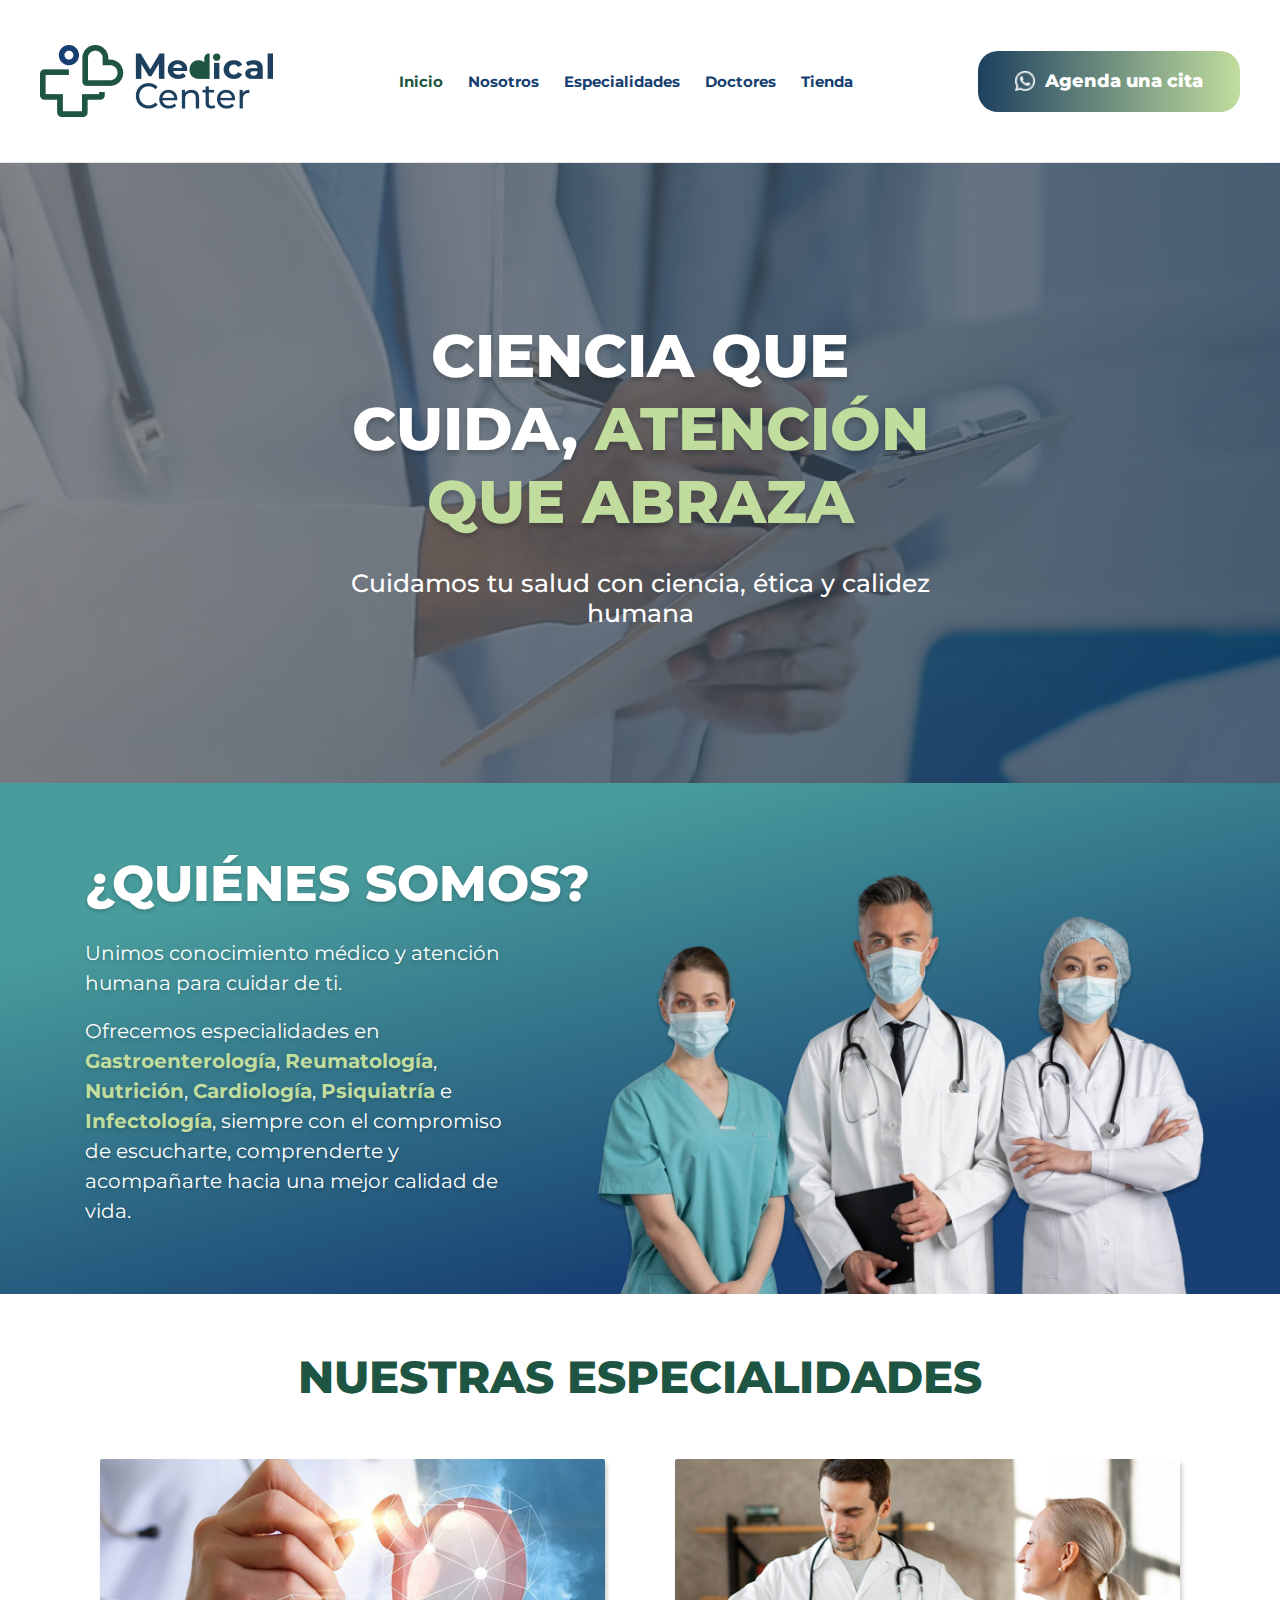
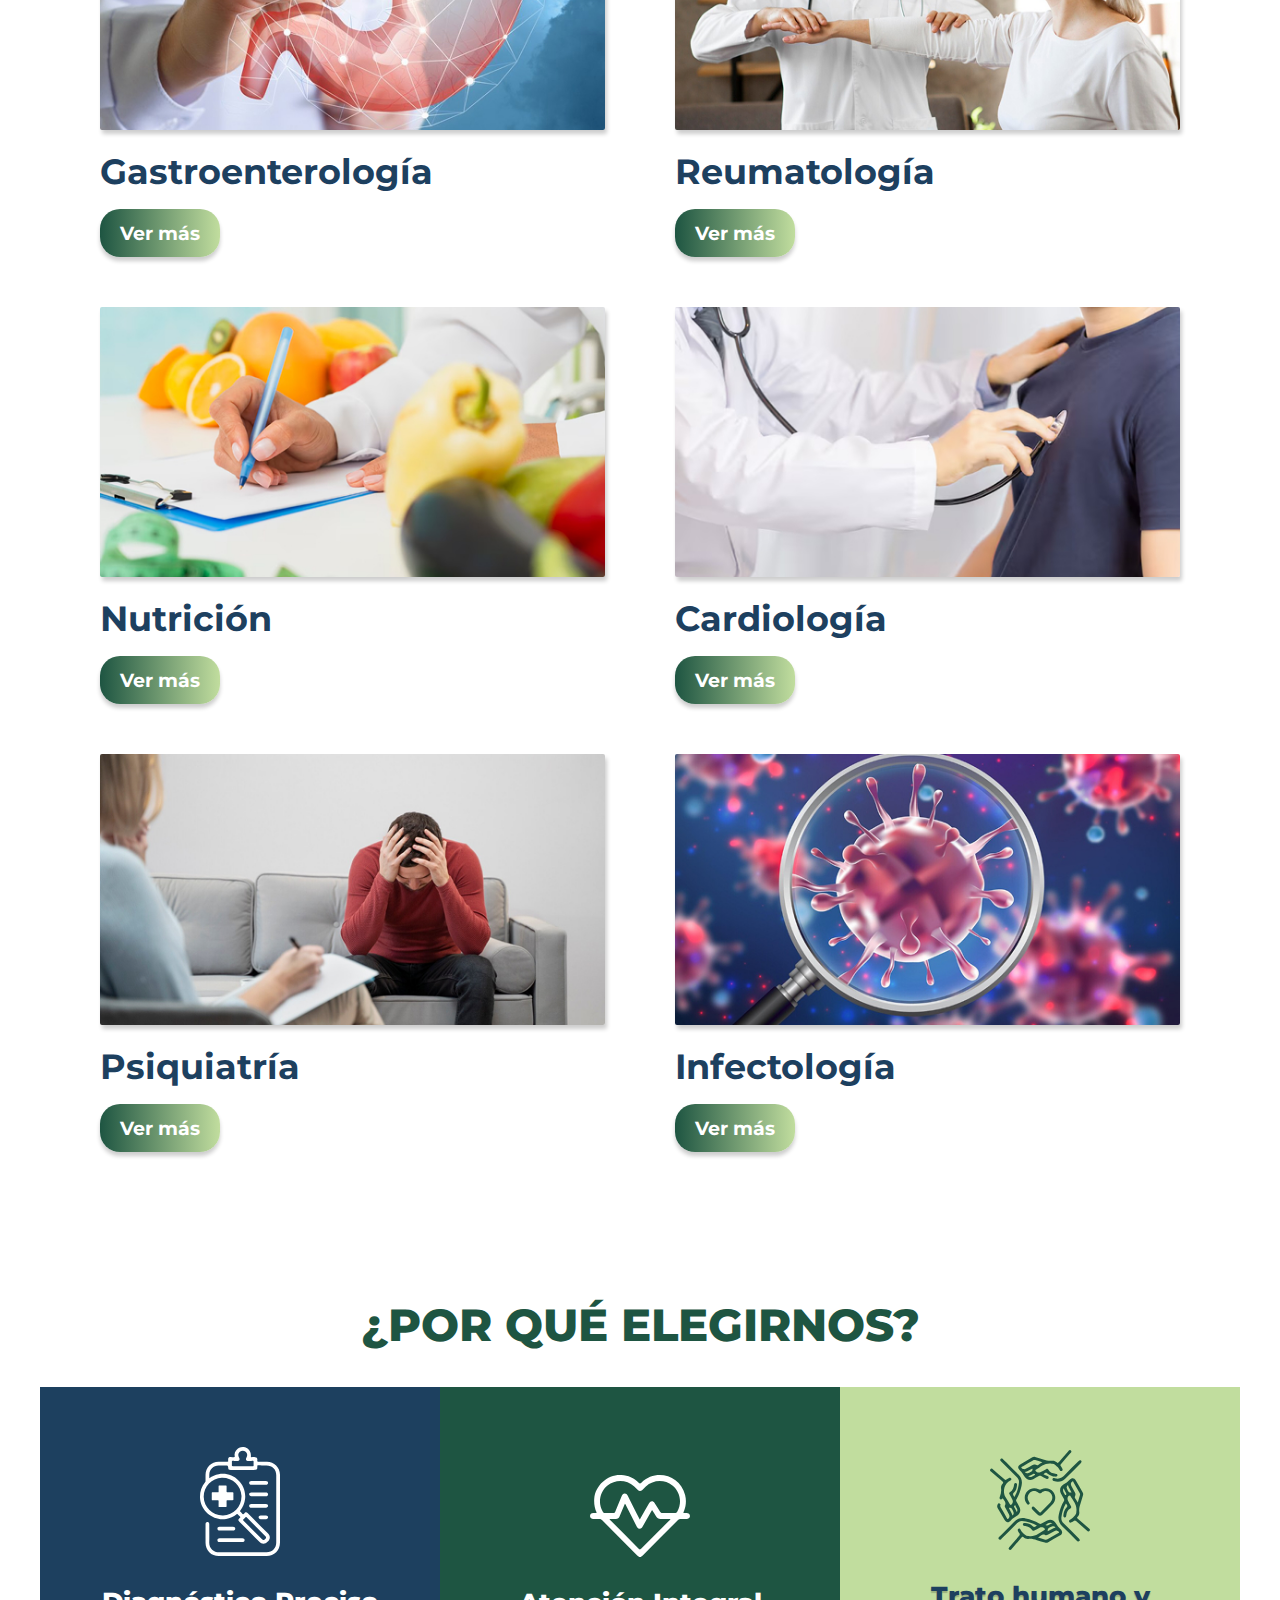
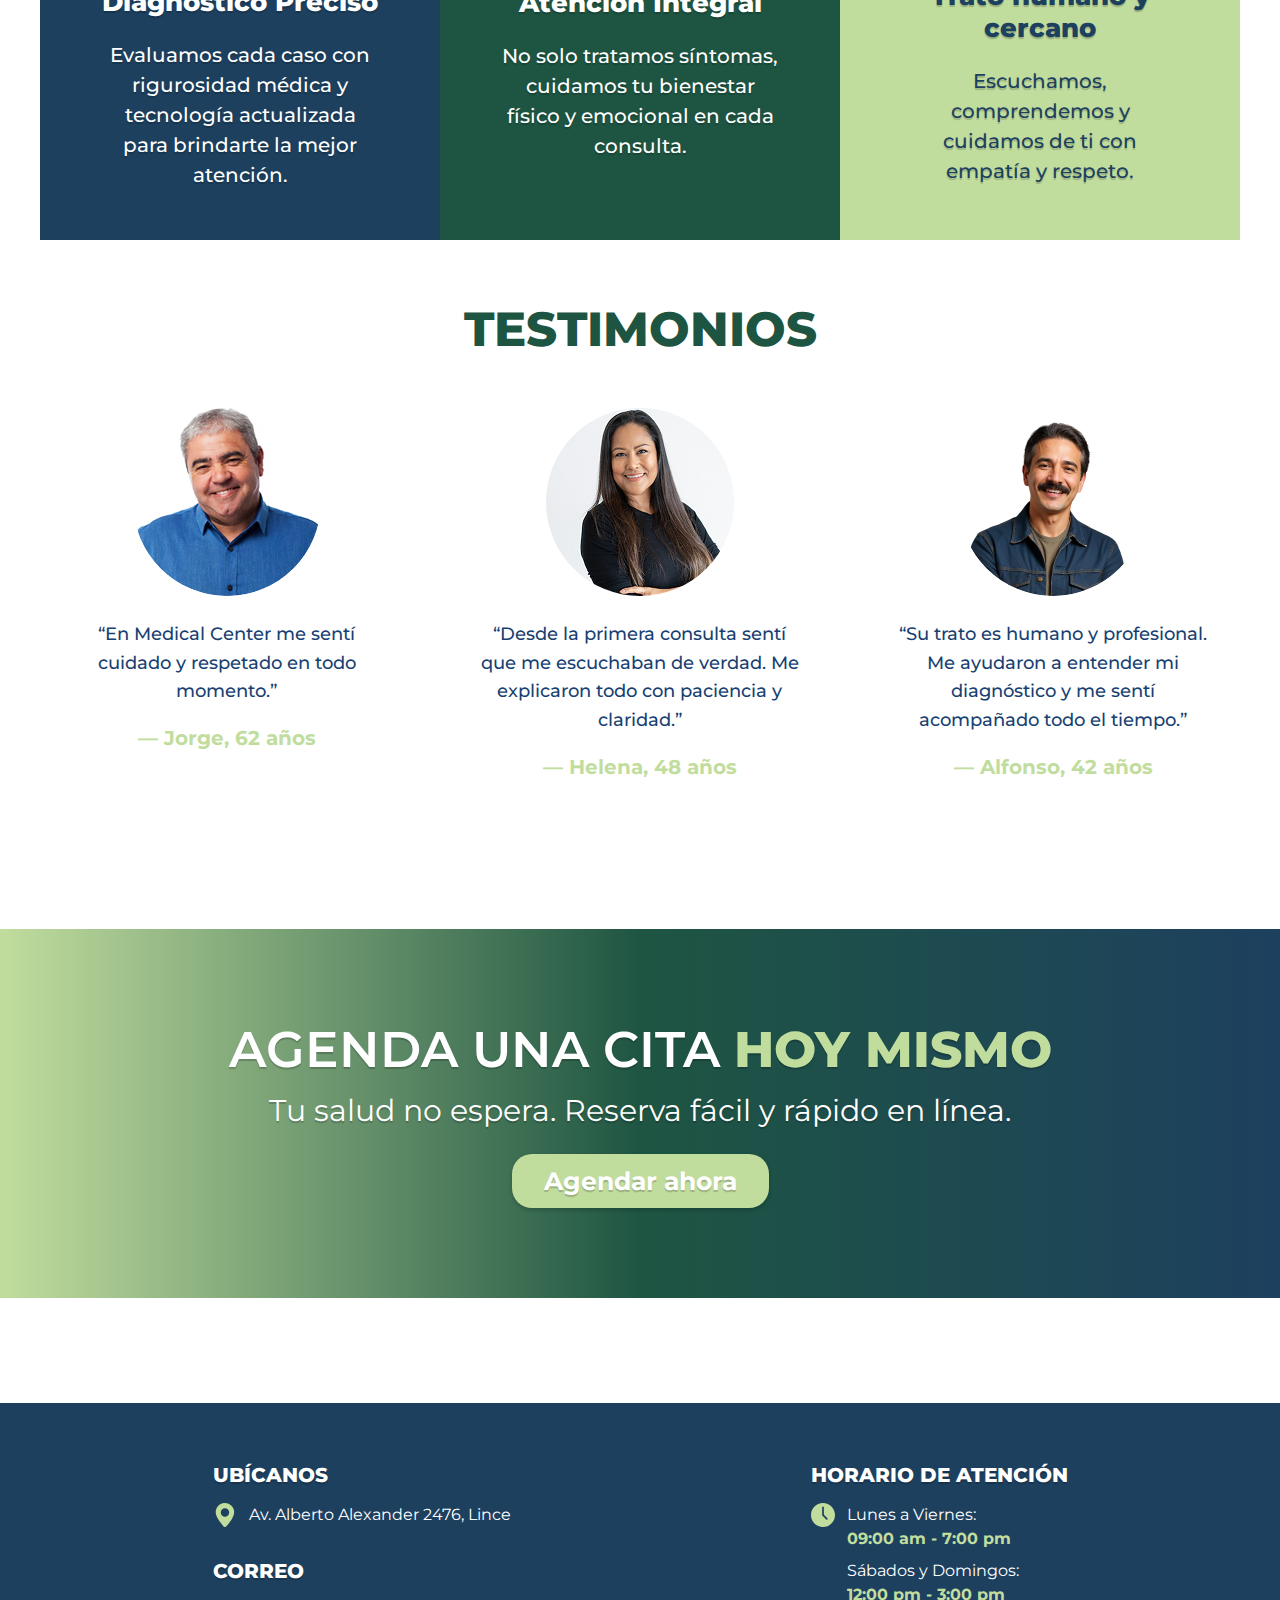
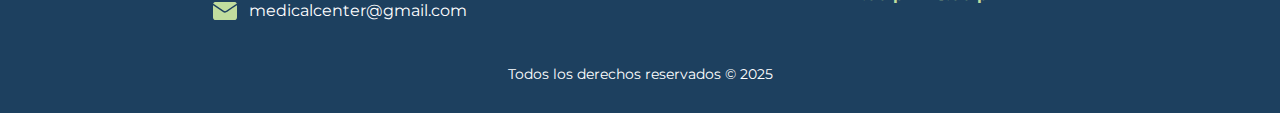
<file: html/index.html>
<!DOCTYPE html>
<html lang="en">

<head>
  <meta charset="UTF-8">
  <meta name="viewport" content="width=device-width, initial-scale=1.0">
  <title>Document</title>
  <link href="https://fonts.googleapis.com/css2?family=Montserrat:wght@300;400;500;600;700;800&display=swap" rel="stylesheet">
  <link rel="stylesheet" href="../css/nosotros.css">
  <link rel="stylesheet" href="../css/especialidades.css">
  <link rel="stylesheet" href="../css/styles.css">
</head>

<body>
  <div id="overlay"></div>

  <!-- Header -->
  <header>
    <div class="container header-content">
      <div class="logo">
        <img src="../img/png/logo.png" alt="Medical Center" class="logo-desktop">
        <img src="../img/svg/logo-icon.svg" alt="Medical Center" class="logo-mobile">
      </div>

      <nav class="nav">
        <a href="index.html" class="active">Inicio</a>
        <a href="nosotros.html">Nosotros</a>
        <a href="especialidades.html">Especialidades</a>
        <a href="doctores.html">Doctores</a>
        <a href="tienda.html">Tienda</a>
      </nav>

      <a href="https://wa.me/51987427807?text=Hola%2C%20quiero%20agendar%20una%20cita%20en%20Medical%20Center." class="btn-cita" target="_blank" rel="noopener">
        <img src="../img/png/wsp_logo.png" alt="">
        Agenda una cita
      </a>

      <button class="nav-toggle" aria-label="Abrir menú">
        <img src="../img/svg/menu.svg" alt="Menú">
      </button>
    </div>
  </header>

  <!-- Hero Section -->
  <section class="hero-nosotros">
    <img class="hero-img" src="../img/jpg/toma_nota.jpg" alt="Equipo Médico">
    <div class="hero-text">
      <h1><span class="ciencia-blanca">CIENCIA QUE CUIDA, </span><span class="atencion-verde">ATENCIÓN QUE ABRAZA</span></h1>
      <p>Cuidamos tu salud con ciencia, ética y calidez humana</p>
    </div>
  </section>

  <!-- About Section -->
  <section class="about">
    <div class="about-content">
      <h2>¿QUIÉNES SOMOS?</h2>
      <p>Unimos conocimiento médico y atención humana para cuidar de ti.</p>
      <p>
        Ofrecemos especialidades en
        <span class="especialidad">Gastroenterología</span>,
        <span class="especialidad">Reumatología</span>,
        <span class="especialidad">Nutrición</span>,
        <span class="especialidad">Cardiología</span>,
        <span class="especialidad">Psiquiatría</span> e
        <span class="especialidad">Infectología</span>, siempre con el compromiso
        de escucharte, comprenderte y acompañarte hacia una mejor calidad de vida.
      </p>
    </div>
    <img src="../img/png/doctores.png" alt="Equipo médico" class="about-img">
  </section>

  <!-- Specialties Section -->
  <section class="specialties">
    <div class="specialties-container">
      <h2 class="specialties-title">NUESTRAS ESPECIALIDADES</h2>
      <div class="specialties-grid">
        <article class="specialty-card">
          <img src="../img/jpg/esp-gastro.jpg" alt="Gastroenterología">
          <h3>Gastroenterología</h3>
          <a href="#" class="btn-vermas">Ver más</a>
        </article>
        <article class="specialty-card">
          <img src="../img/jpg/esp-reumato.jpg" alt="Reumatología">
          <h3>Reumatología</h3>
          <a href="#" class="btn-vermas">Ver más</a>
        </article>
        <article class="specialty-card">
          <img src="../img/jpg/esp-nutricion.jpg" alt="Nutrición">
          <h3>Nutrición</h3>
          <a href="#" class="btn-vermas">Ver más</a>
        </article>
        <article class="specialty-card">
          <img src="../img/jpg/esp-cardio.jpg" alt="Cardiología">
          <h3>Cardiología</h3>
          <a href="#" class="btn-vermas">Ver más</a>
        </article>
        <article class="specialty-card">
          <img src="../img/jpg/esp-psiquiatria.jpg" alt="Psiquiatría">
          <h3>Psiquiatría</h3>
          <a href="#" class="btn-vermas">Ver más</a>
        </article>
        <article class="specialty-card">
          <img src="../img/jpg/esp-infectologia.jpg" alt="Infectología">
          <h3>Infectología</h3>
          <a href="#" class="btn-vermas">Ver más</a>
        </article>
      </div>
    </div>
  </section>

  <!-- Why Choose Us Section -->
  <section class="why">
    <h2 class="why-title">¿POR QUÉ ELEGIRNOS?</h2>
    <div class="why-grid">
      <article class="why-card why-card--blue">
        <img src="../img/svg/lupa.svg" class="why-icon" alt="Diagnóstico preciso">
        <h3>Diagnóstico Preciso</h3>
        <p>
          Evaluamos cada caso con rigurosidad médica y
          tecnología actualizada para brindarte la mejor atención.
        </p>
      </article>
      <article class="why-card why-card--green">
        <img src="../img/svg/corazon.svg" class="why-icon" alt="Atención integral">
        <h3>Atención Integral</h3>
        <p>
          No solo tratamos síntomas, cuidamos tu bienestar
          físico y emocional en cada consulta.
        </p>
      </article>
      <article class="why-card why-card--light">
        <img src="../img/svg/manos.svg" class="why-icon" alt="Trato humano y cercano">
        <h3>Trato humano y cercano</h3>
        <p>
          Escuchamos, comprendemos y cuidamos de ti con
          empatía y respeto.
        </p>
      </article>
    </div>
  </section>

  <!-- Testimonials Section -->
  <section class="testimonials">
    <h2 class="testimonials-title">TESTIMONIOS</h2>
    <div class="testimonials-wrapper">
      <button class="testimonial-arrow arrow-left" aria-label="Testimonio anterior">
        <img src="../img/svg/flecha-izq.svg" alt="Anterior">
      </button>

      <article class="testimonial-card">
        <img src="../img/png/jorge.png" alt="Jorge, 62 años" class="testimonial-photo">
        <p class="testimonial-text">
          “En Medical Center me sentí cuidado y respetado en todo momento.”
        </p>
        <p class="testimonial-name">— Jorge, 62 años</p>
      </article>

      <article class="testimonial-card">
        <img src="../img/png/helena.png" alt="Helena, 48 años" class="testimonial-photo">
        <p class="testimonial-text">
          “Desde la primera consulta sentí que me escuchaban de verdad.
          Me explicaron todo con paciencia y claridad.”
        </p>
        <p class="testimonial-name">— Helena, 48 años</p>
      </article>

      <article class="testimonial-card">
        <img src="../img/png/alfonso.png" alt="Alfonso, 42 años" class="testimonial-photo">
        <p class="testimonial-text">
          “Su trato es humano y profesional. Me ayudaron a entender mi diagnóstico
          y me sentí acompañado todo el tiempo.”
        </p>
        <p class="testimonial-name">— Alfonso, 42 años</p>
      </article>

      <button class="testimonial-arrow arrow-right" aria-label="Siguiente testimonio">
        <img src="../img/svg/flecha-der.svg" alt="Siguiente">
      </button>
    </div>
  </section>

  <!-- CTA Section -->
  <section class="cta-cita">
    <div class="cta-cita-content">
      <h2>
        AGENDA UNA CITA
        <span>HOY MISMO</span>
      </h2>
      <p>Tu salud no espera. Reserva fácil y rápido en línea.</p>
      <a href="#" class="cta-cita-btn">Agendar ahora</a>
    </div>
  </section>

  <!-- Footer -->
  <footer class="footer">
    <div class="footer-inner">
      <div class="footer-col">
        <h3>UBÍCANOS</h3>
        <div class="footer-item">
          <img src="../img/svg/ubicacion.svg" alt="Ubicación" class="footer-icon">
          <p>Av. Alberto Alexander 2476, Lince</p>
        </div>

        <h3 class="footer-subtitle">CORREO</h3>
        <div class="footer-item">
          <img src="../img/svg/mensaje.svg" alt="Correo" class="footer-icon">
          <p>medicalcenter@gmail.com</p>
        </div>
      </div>

      <div class="footer-col">
        <h3>HORARIO DE ATENCIÓN</h3>
        <div class="footer-item">
          <img src="../img/svg/hora.svg" alt="Horario" class="footer-icon">
          <div class="footer-hours">
            <p>
              Lunes a Viernes:<br>
              <span>09:00 am - 7:00 pm</span>
            </p>
            <p>
              Sábados y Domingos:<br>
              <span>12:00 pm - 3:00 pm</span>
            </p>
          </div>
        </div>
      </div>
    </div>

    <div class="footer-bottom">
      Todos los derechos reservados &copy; 2025
    </div>
  </footer>

  <!-- Scripts -->
  <script src="../scripts/scripts.js"></script>
</body>

</html>
</file>
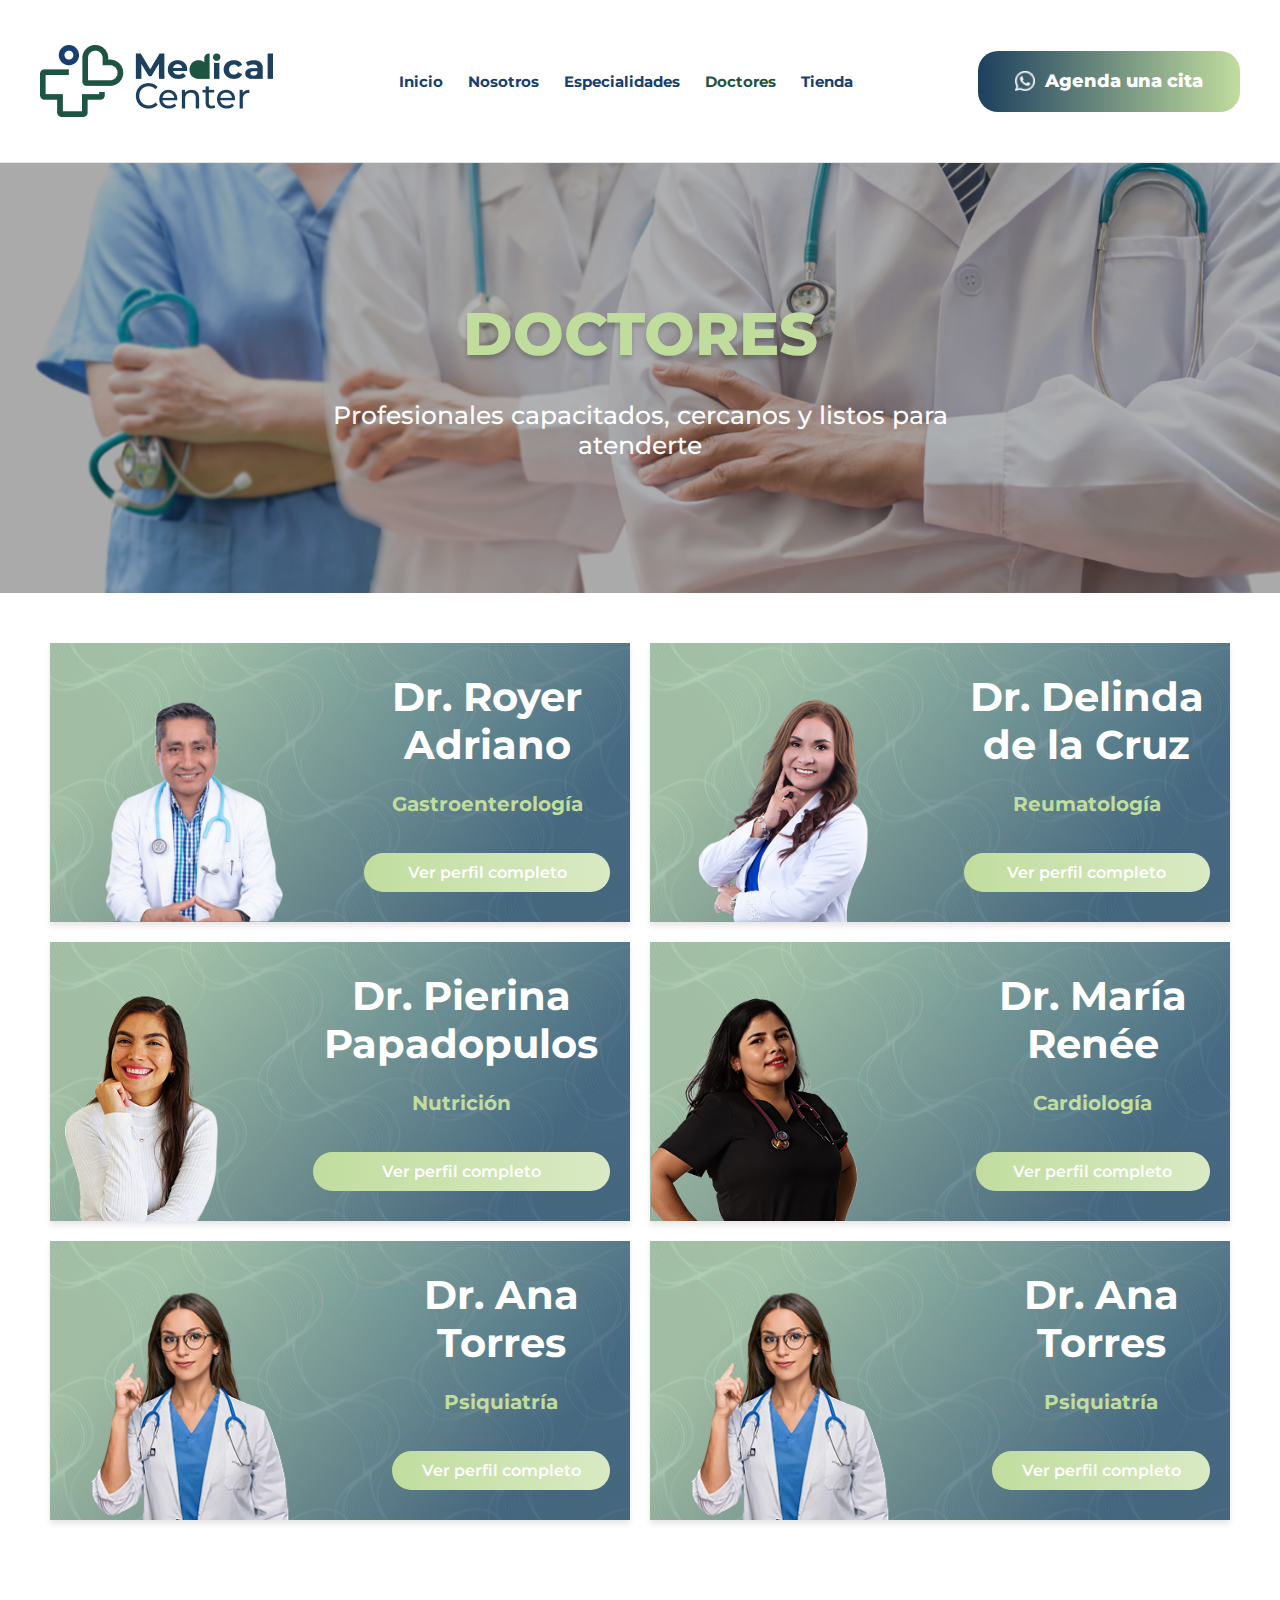
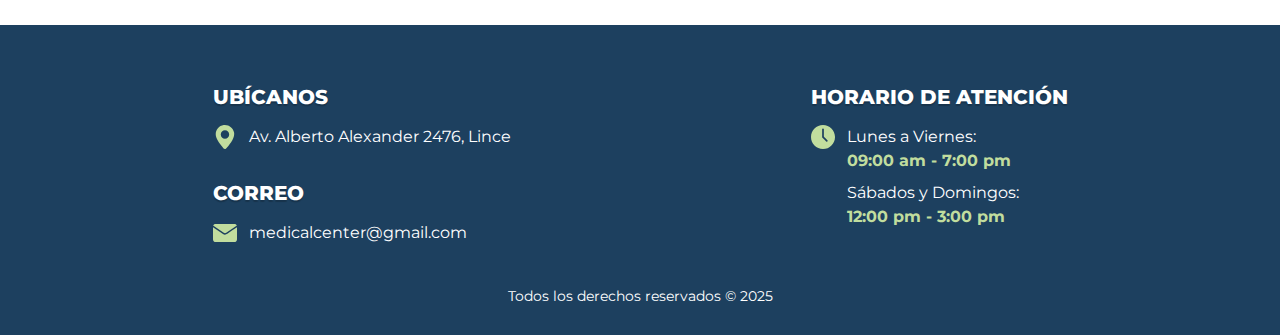
<file: doctores.html>
<!DOCTYPE html>
<html lang="en">
<head>
  <meta charset="UTF-8">
  <meta name="viewport" content="width=device-width, initial-scale=1.0">
  <title>Document</title>
  <link href="https://fonts.googleapis.com/css2?family=Montserrat:wght@300;400;500;600;700;800&display=swap" rel="stylesheet">
  <link rel="stylesheet" href="nosotros.css">
  <link rel="stylesheet" href="especialidades.css">
  <link rel="stylesheet" href="doctores.css">
</head>
<div id="overlay"></div>
<body>
   <header>
  <div class="container header-content">
    <div class="logo">
      <!-- Logo completo (desktop) -->
      <img src="img/logo.png" alt="Medical Center" class="logo-desktop">
      <!-- Logo solo ícono (mobile) -->
      <img src="img/logo-icon.svg" alt="Medical Center" class="logo-mobile">
    </div>

    <nav class="nav">
      <a href="index.html">Inicio</a>
                <a href="nosotros.html">Nosotros</a>
                <a href="especialidades.html" >Especialidades</a>
                <a href="doctores.html" class="active">Doctores</a>
                <a href="tienda.html">Tienda</a>
    </nav>

   <a 
  href="https://wa.me/51987427807?text=Hola%2C%20quiero%20agendar%20una%20cita%20en%20Medical%20Center." 
  class="btn-cita"
  target="_blank"
  rel="noopener"
>
  <img src="img/wsp_logo.png" alt="">
  Agenda una cita
</a>

    <!-- Botón hamburguesa (solo se verá en mobile) -->
    <button class="nav-toggle" aria-label="Abrir menú">
      <img src="img/menu.svg" alt="Menú">
    </button>
  </div>
</header>

<section class="hero-nosotros">
  <img class="hero-img" src="img/2doc.png" alt="Equipo Médico">

  <div class="hero-text">
    <h1>DOCTORES</h1>
    <p>Profesionales capacitados, cercanos y listos para atenderte</p>
  </div>
</section>
<section class="doctores-section">
  <div class="doctor-card">
    <img class="doctor-img" src="img/dc1.png" alt="Dr. Royer Adriano">
    <div class="doctor-info">
      <h3>Dr. Royer Adriano</h3>
      <p>Gastroenterología</p>
      <a href="perfil.html" class="btn-ver-perfil">Ver perfil completo</a>
    </div>
  </div>
  <div class="doctor-card">
    <img class="doctor-img" src="img/dc2.png" alt="Dra. Delinda de la Cruz">
    <div class="doctor-info">
      <h3>Dr. Delinda de la Cruz</h3>
      <p>Reumatología</p>
      <a href="perfil.html" class="btn-ver-perfil">Ver perfil completo</a>
    </div>
  </div>
  <div class="doctor-card">
    <img class="doctor-img" src="img/dc3.png" alt="Dr. Pierina Papadopulos">
    <div class="doctor-info">
      <h3>Dr. Pierina Papadopulos</h3>
      <p>Nutrición</p>
      <a href="perfil.html" class="btn-ver-perfil">Ver perfil completo</a>
    </div>
  </div>
  <div class="doctor-card">
    <img class="doctor-img" src="img/dc4.png" alt="Dr. María Renée">
    <div class="doctor-info">
      <h3>Dr. María Renée</h3>
      <p>Cardiología</p>
      <a href="perfil.html" class="btn-ver-perfil">Ver perfil completo</a>
    </div>
  </div>
  <div class="doctor-card">
    <img class="doctor-img" src="img/dc5.png" alt="Dr. Ana Torres">
    <div class="doctor-info">
      <h3>Dr. Ana Torres</h3>
      <p>Psiquiatría</p>
      <a href="perfil.html" class="btn-ver-perfil">Ver perfil completo</a>
    </div>
  </div>
   <div class="doctor-card">
    <img class="doctor-img" src="img/dc5.png" alt="Dr. Ana Torres">
    <div class="doctor-info">
      <h3>Dr. Ana Torres</h3>
      <p>Psiquiatría</p>
      <a href="perfil.html" class="btn-ver-perfil">Ver perfil completo</a>
    </div>
  </div>
</section>
 <!-- FOOTER -->
    <footer class="footer">
        <div class="footer-inner">
            <div class="footer-col">
                <h3>UBÍCANOS</h3>
                <div class="footer-item">
                    <img src="img/ubicacion.svg" alt="Ubicación" class="footer-icon">
                    <p>Av. Alberto Alexander 2476, Lince</p>
                </div>
                <h3 class="footer-subtitle">CORREO</h3>
                <div class="footer-item">
                    <img src="img/mensaje.svg" alt="Correo" class="footer-icon">
                    <p>medicalcenter@gmail.com</p>
                </div>
            </div>
            
            <div class="footer-col">
                <h3>HORARIO DE ATENCIÓN</h3>
                <div class="footer-item">
                    <img src="img/hora.svg" alt="Horario" class="footer-icon">
                    <div class="footer-hours">
                        <p>
                            Lunes a Viernes:<br>
                            <span>09:00 am - 7:00 pm</span>
                        </p>
                        <p>
                            Sábados y Domingos:<br>
                            <span>12:00 pm - 3:00 pm</span>
                        </p>
                    </div>
                </div>
            </div>
        </div>
        
        <div class="footer-bottom">
            Todos los derechos reservados &copy; 2025
        </div>
    </footer>

    <!-- SCRIPTS -->
    <script>
        // Menú móvil
        document.addEventListener('DOMContentLoaded', function () {
            const toggle = document.querySelector('.nav-toggle');
            const nav = document.querySelector('.nav');
            const overlay = document.getElementById('overlay');

            if (!toggle || !nav || !overlay) return;

            toggle.addEventListener('click', function () {
                nav.classList.toggle('nav--open');
                overlay.classList.toggle('overlay--active');
            });

            overlay.addEventListener('click', function () {
                nav.classList.remove('nav--open');
                overlay.classList.remove('overlay--active');
            });
        });

        // Testimonios slider
        (function () {
            const cards = document.querySelectorAll('.testimonial-card');
            const btnPrev = document.querySelector('.arrow-left');
            const btnNext = document.querySelector('.arrow-right');

            if (!cards.length || !btnPrev || !btnNext) return;

            let currentIndex = 0;

            function showCard(index) {
                cards.forEach((card, i) => {
                    card.classList.toggle('active', i === index);
                });
            }

            showCard(currentIndex);

            btnNext.addEventListener('click', () => {
                currentIndex = (currentIndex + 1) % cards.length;
                showCard(currentIndex);
            });

            btnPrev.addEventListener('click', () => {
                currentIndex = (currentIndex - 1 + cards.length) % cards.length;
                showCard(currentIndex);
            });
        })();
    </script>

</body>
</html>
</file>
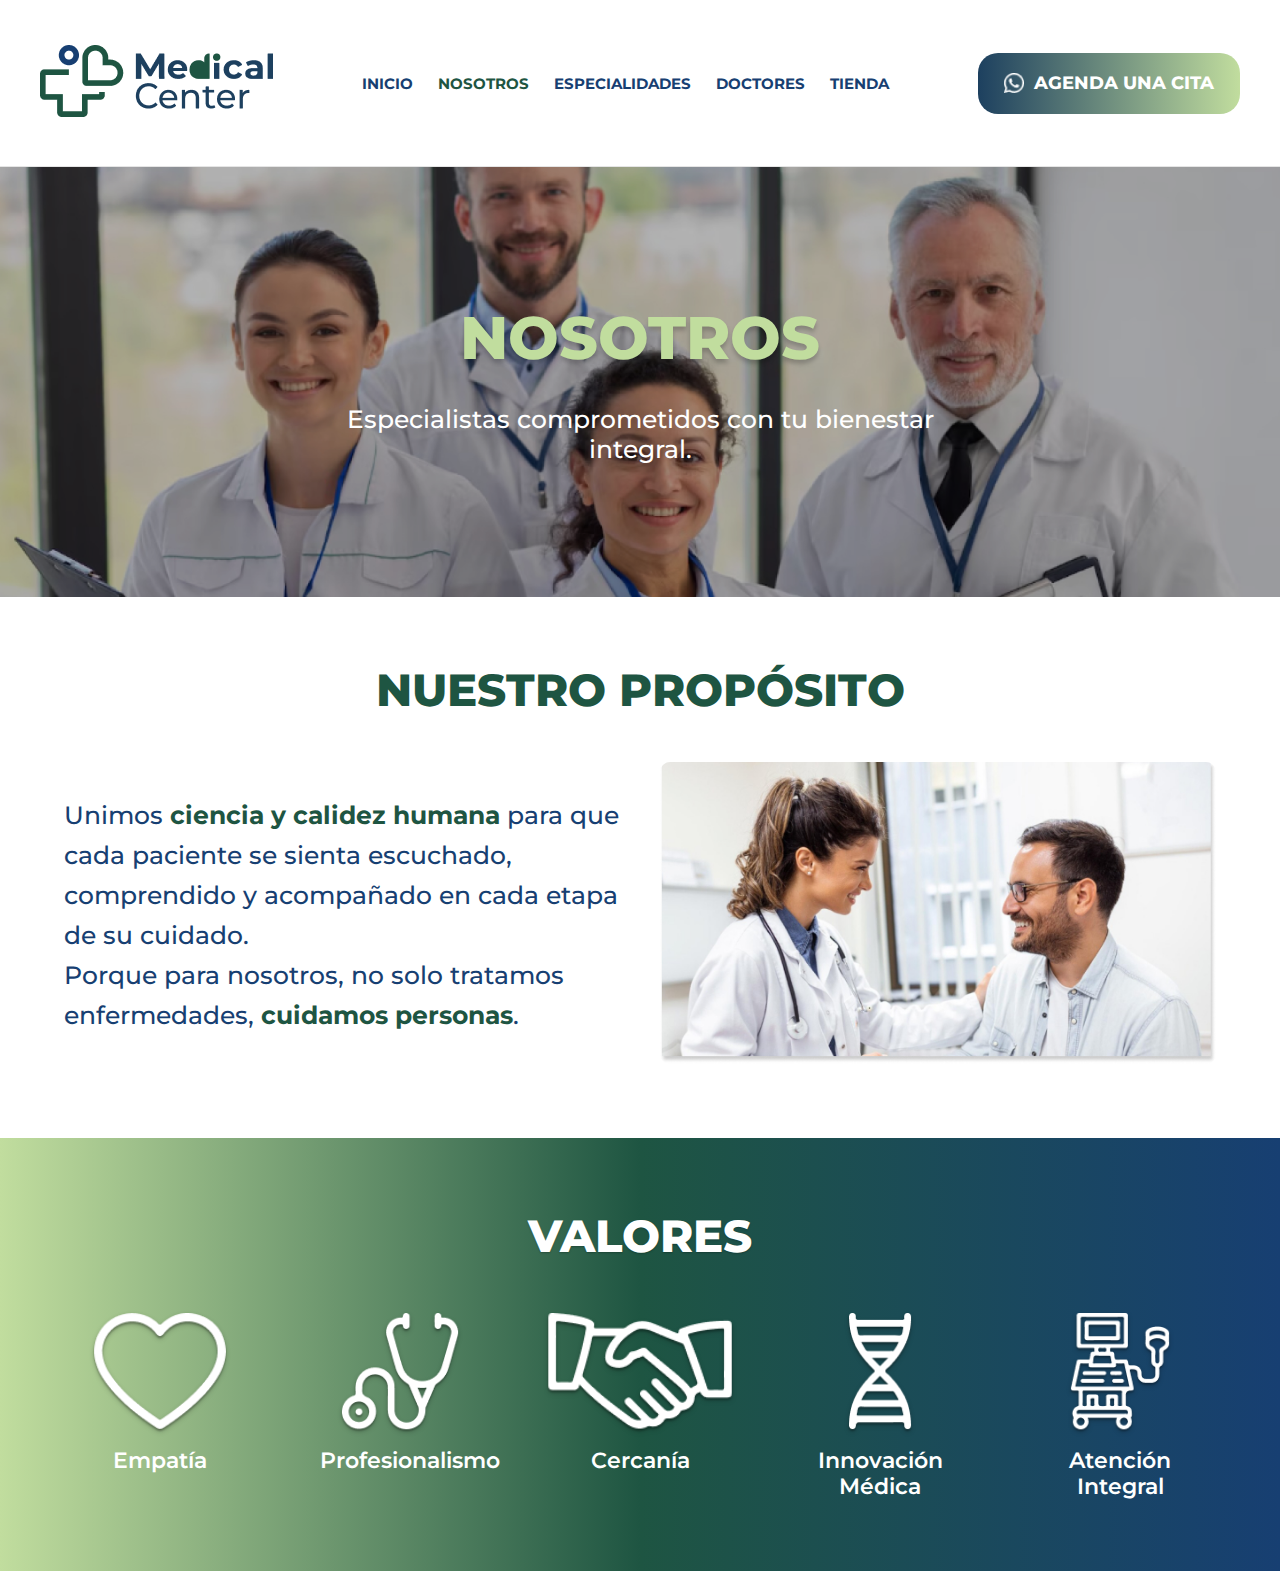
<file: nosotros.html>
<!DOCTYPE html>
<html lang="en">
<head>
  <meta charset="UTF-8">
  <meta name="viewport" content="width=device-width, initial-scale=1.0">
  <title>Document</title>
  <link href="https://fonts.googleapis.com/css2?family=Montserrat:wght@300;400;500;600;700;800&display=swap" rel="stylesheet">
  <link rel="stylesheet" href="nosotros.css">
</head>
<body>
  <header class="header">
  <div class="container header-content">
    <div class="logo">
      <img src="img/logo.png" alt="Medical Center Logo">
    </div>

    <nav class="nav">
      <a href="#">INICIO</a>
      <a href="#" class="active">NOSOTROS</a>
      <a href="#">ESPECIALIDADES</a>
      <a href="#">DOCTORES</a>
      <a href="#">TIENDA</a>
    </nav>

    <a class="btn-cita" href="#"> <img src="img/wsp_logo.png" alt="WhatsApp"> AGENDA UNA CITA </a>
  </div>
</header>

<section class="hero-nosotros">
  <img class="hero-img" src="img/hero-nosotros.jpg" alt="Equipo Médico">

  <div class="hero-text">
    <h1>NOSOTROS</h1>
    <p>Especialistas comprometidos con tu bienestar integral.</p>
  </div>
</section>

<section class="proposito">
  <h2>NUESTRO PROPÓSITO</h2>

  <div class="proposito-content">
    <div class="proposito-text">
      <p>
        Unimos <strong>ciencia y calidez humana</strong> para que cada paciente se sienta escuchado,
        comprendido y acompañado en cada etapa de su cuidado.
      </p>

      <p>
        Porque para nosotros, no solo tratamos enfermedades, <strong>cuidamos personas</strong>.
      </p>
    </div>

    <div class="proposito-img">
      <img src="img/proposito.jpg" alt="Doctora atendiendo paciente">
    </div>
  </div>
</section>

<section class="valores">
  <h2>VALORES</h2>

  <div class="valores-items">

    <div class="valor">
  <img src="img/empatia.png" class="v1">
  <p>Empatía</p>
</div>

    <div class="valor">
  <img src="img/profesionalismo.png" class="v2">
  <p>Profesionalismo</p>
</div>

<div class="valor cercania">
  <img src="img/cercania.png" class="v3">
  <p>Cercanía</p>
</div>


<div class="valor innovacion">
  <img src="img/innovacion.png" class="v4">
  <p>Innovación<br>Médica</p>
</div>

<div class="valor atencion">
  <img src="img/atencion.png" class="v5">
  <p>Atención<br>Integral</p>
</div>

  </div>
</section>



</body>
</html>
</file>
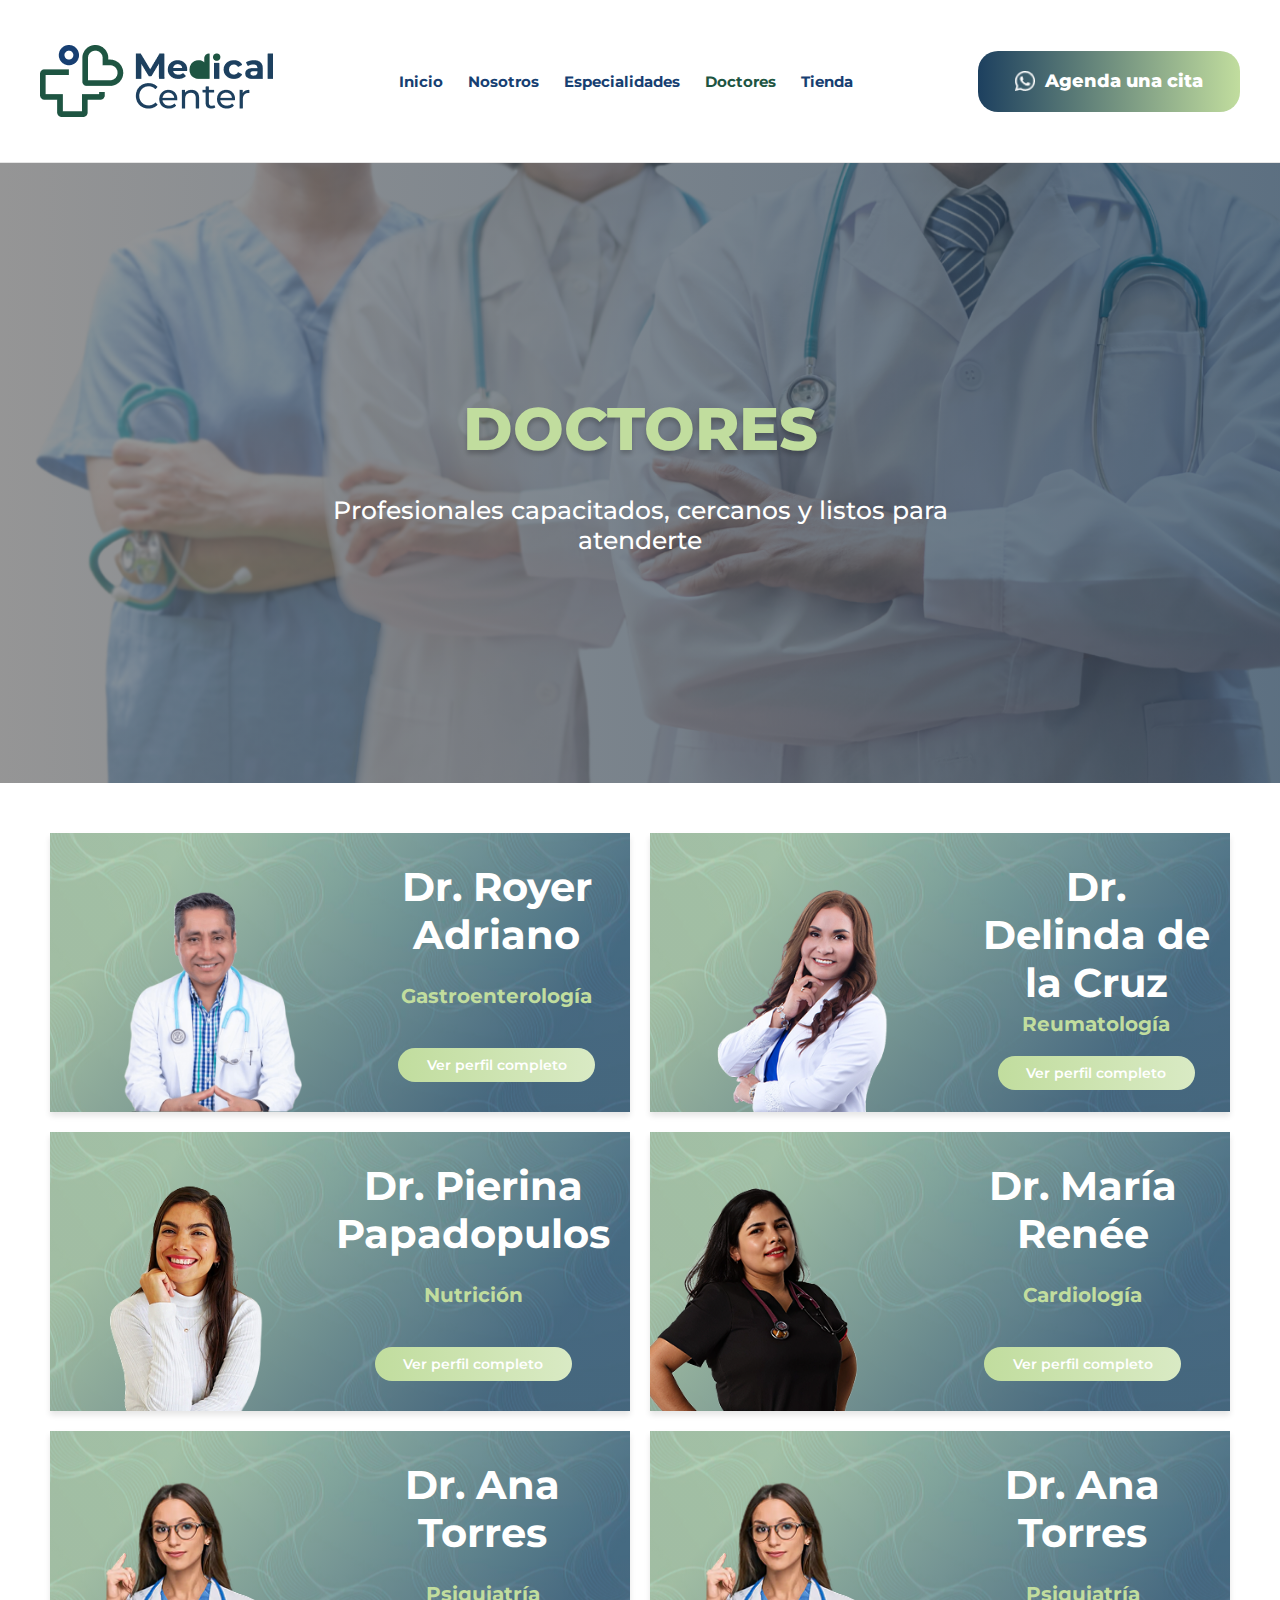
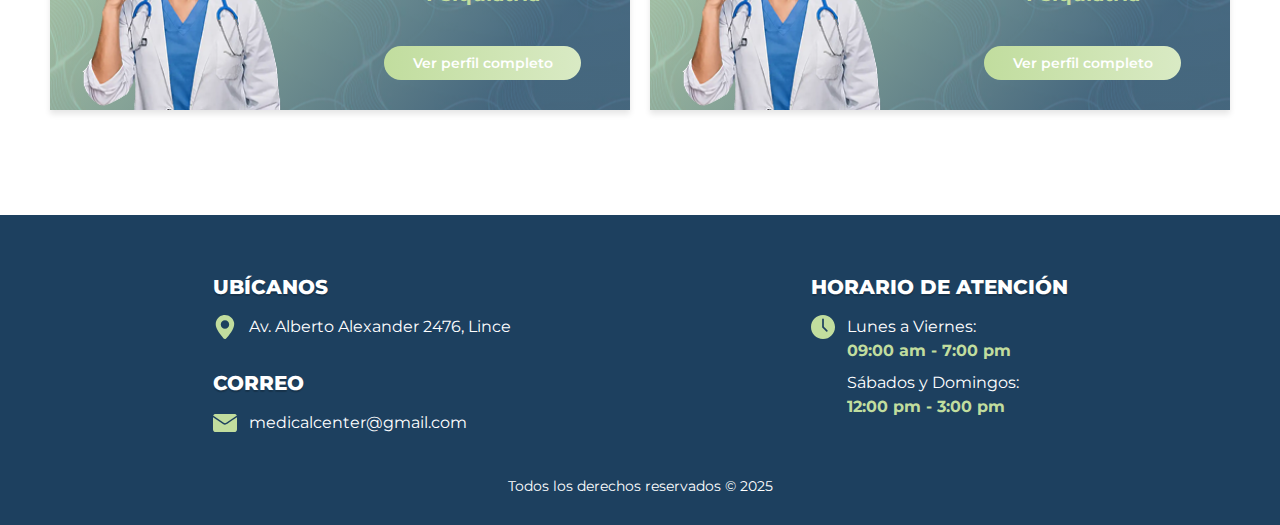
<file: html/doctores.html>
<!DOCTYPE html>
<html lang="en">
<head>
  <meta charset="UTF-8">
  <meta name="viewport" content="width=device-width, initial-scale=1.0">
  <title>Document</title>
  <link href="https://fonts.googleapis.com/css2?family=Montserrat:wght@300;400;500;600;700;800&display=swap" rel="stylesheet">
  <link rel="stylesheet" href="../css/nosotros.css">
  <link rel="stylesheet" href="../css/especialidades.css">
  <link rel="stylesheet" href="../css/doctores.css">
</head>

<body>
   <header>
      <div class="container header-content">
        <div class="logo">
          <img src="../img/png/logo.png" alt="Medical Center" class="logo-desktop">
          <img src="../img/svg/logo-icon.svg" alt="Medical Center" class="logo-mobile">
        </div>

        <nav class="nav">
          <a href="index.html">Inicio</a>
          <a href="nosotros.html">Nosotros</a>
          <a href="especialidades.html">Especialidades</a>
          <a href="doctores.html" class="active">Doctores</a>
          <a href="tienda.html">Tienda</a>
        </nav>

        <a href="https://wa.me/51987427807?text=Hola%2C%20quiero%20agendar%20una%20cita%20en%20Medical%20Center." class="btn-cita" target="_blank" rel="noopener">
          <img src="../img/png/wsp_logo.png" alt="">
          Agenda una cita
        </a>

        <button class="nav-toggle" aria-label="Abrir menú">
          <img src="../img/svg/menu.svg" alt="Menú">
        </button>
      </div>
    </header>

    <section class="hero-nosotros">
      <img class="hero-img" src="../img/png/2doc.png" alt="Equipo Médico">
      <div class="hero-text">
        <h1>DOCTORES</h1>
        <p>Profesionales capacitados, cercanos y listos para atenderte</p>
      </div>
    </section>

    <section class="doctores-section">
      <div class="doctor-card">
        <img class="doctor-img" src="../img/png/dc1.png" alt="Dr. Royer Adriano">
        <div class="doctor-info">
          <h3>Dr. Royer Adriano</h3>
          <p>Gastroenterología</p>
          <a href="perfil.html" class="btn-ver-perfil">Ver perfil completo</a>
        </div>
      </div>
      <div class="doctor-card">
        <img class="doctor-img" src="../img/png/dc2.png" alt="Dra. Delinda de la Cruz">
        <div class="doctor-info">
          <h3>Dr. Delinda de la Cruz</h3>
          <p>Reumatología</p>
          <a href="perfil.html" class="btn-ver-perfil">Ver perfil completo</a>
        </div>
      </div>
      <div class="doctor-card">
        <img class="doctor-img" src="../img/png/dc3.png" alt="Dr. Pierina Papadopulos">
        <div class="doctor-info">
          <h3>Dr. Pierina Papadopulos</h3>
          <p>Nutrición</p>
          <a href="perfil.html" class="btn-ver-perfil">Ver perfil completo</a>
        </div>
      </div>
      <div class="doctor-card">
        <img class="doctor-img" src="../img/png/dc4.png" alt="Dr. María Renée">
        <div class="doctor-info">
          <h3>Dr. María Renée</h3>
          <p>Cardiología</p>
          <a href="perfil.html" class="btn-ver-perfil">Ver perfil completo</a>
        </div>
      </div>
      <div class="doctor-card">
        <img class="doctor-img" src="../img/png/dc5.png" alt="Dr. Ana Torres">
        <div class="doctor-info">
          <h3>Dr. Ana Torres</h3>
          <p>Psiquiatría</p>
          <a href="perfil.html" class="btn-ver-perfil">Ver perfil completo</a>
        </div>
      </div>
      <div class="doctor-card">
        <img class="doctor-img" src="../img/png/dc5.png" alt="Dr. Ana Torres">
        <div class="doctor-info">
          <h3>Dr. Ana Torres</h3>
          <p>Psiquiatría</p>
          <a href="perfil.html" class="btn-ver-perfil">Ver perfil completo</a>
        </div>
      </div>
    </section>

    <footer class="footer">
      <div class="footer-inner">
        <div class="footer-col">
          <h3>UBÍCANOS</h3>
          <div class="footer-item">
            <img src="../img/svg/ubicacion.svg" alt="Ubicación" class="footer-icon">
            <p>Av. Alberto Alexander 2476, Lince</p>
          </div>
          <h3 class="footer-subtitle">CORREO</h3>
          <div class="footer-item">
            <img src="../img/svg/mensaje.svg" alt="Correo" class="footer-icon">
            <p>medicalcenter@gmail.com</p>
          </div>
        </div>
        
        <div class="footer-col">
          <h3>HORARIO DE ATENCIÓN</h3>
          <div class="footer-item">
            <img src="../img/svg/hora.svg" alt="Horario" class="footer-icon">
            <div class="footer-hours">
              <p>
                Lunes a Viernes:<br>
                <span>09:00 am - 7:00 pm</span>
              </p>
              <p>
                Sábados y Domingos:<br>
                <span>12:00 pm - 3:00 pm</span>
              </p>
            </div>
          </div>
        </div>
      </div>
      
      <div class="footer-bottom">
        Todos los derechos reservados &copy; 2025
      </div>
    </footer>

    <script>
        // Menú móvil
        document.addEventListener('DOMContentLoaded', function () {
            const toggle = document.querySelector('.nav-toggle');
            const nav = document.querySelector('.nav');
            const overlay = document.getElementById('overlay');

            if (!toggle || !nav || !overlay) return;

            toggle.addEventListener('click', function () {
                nav.classList.toggle('nav--open');
                overlay.classList.toggle('overlay--active');
            });

            overlay.addEventListener('click', function () {
                nav.classList.remove('nav--open');
                overlay.classList.remove('overlay--active');
            });
        });

        // Testimonios slider
        (function () {
            const cards = document.querySelectorAll('.testimonial-card');
            const btnPrev = document.querySelector('.arrow-left');
            const btnNext = document.querySelector('.arrow-right');

            if (!cards.length || !btnPrev || !btnNext) return;

            let currentIndex = 0;

            function showCard(index) {
                cards.forEach((card, i) => {
                    card.classList.toggle('active', i === index);
                });
            }

            showCard(currentIndex);

            btnNext.addEventListener('click', () => {
                currentIndex = (currentIndex + 1) % cards.length;
                showCard(currentIndex);
            });

            btnPrev.addEventListener('click', () => {
                currentIndex = (currentIndex - 1 + cards.length) % cards.length;
                showCard(currentIndex);
            });
        })();
    </script>
</body>
</html>
</file>
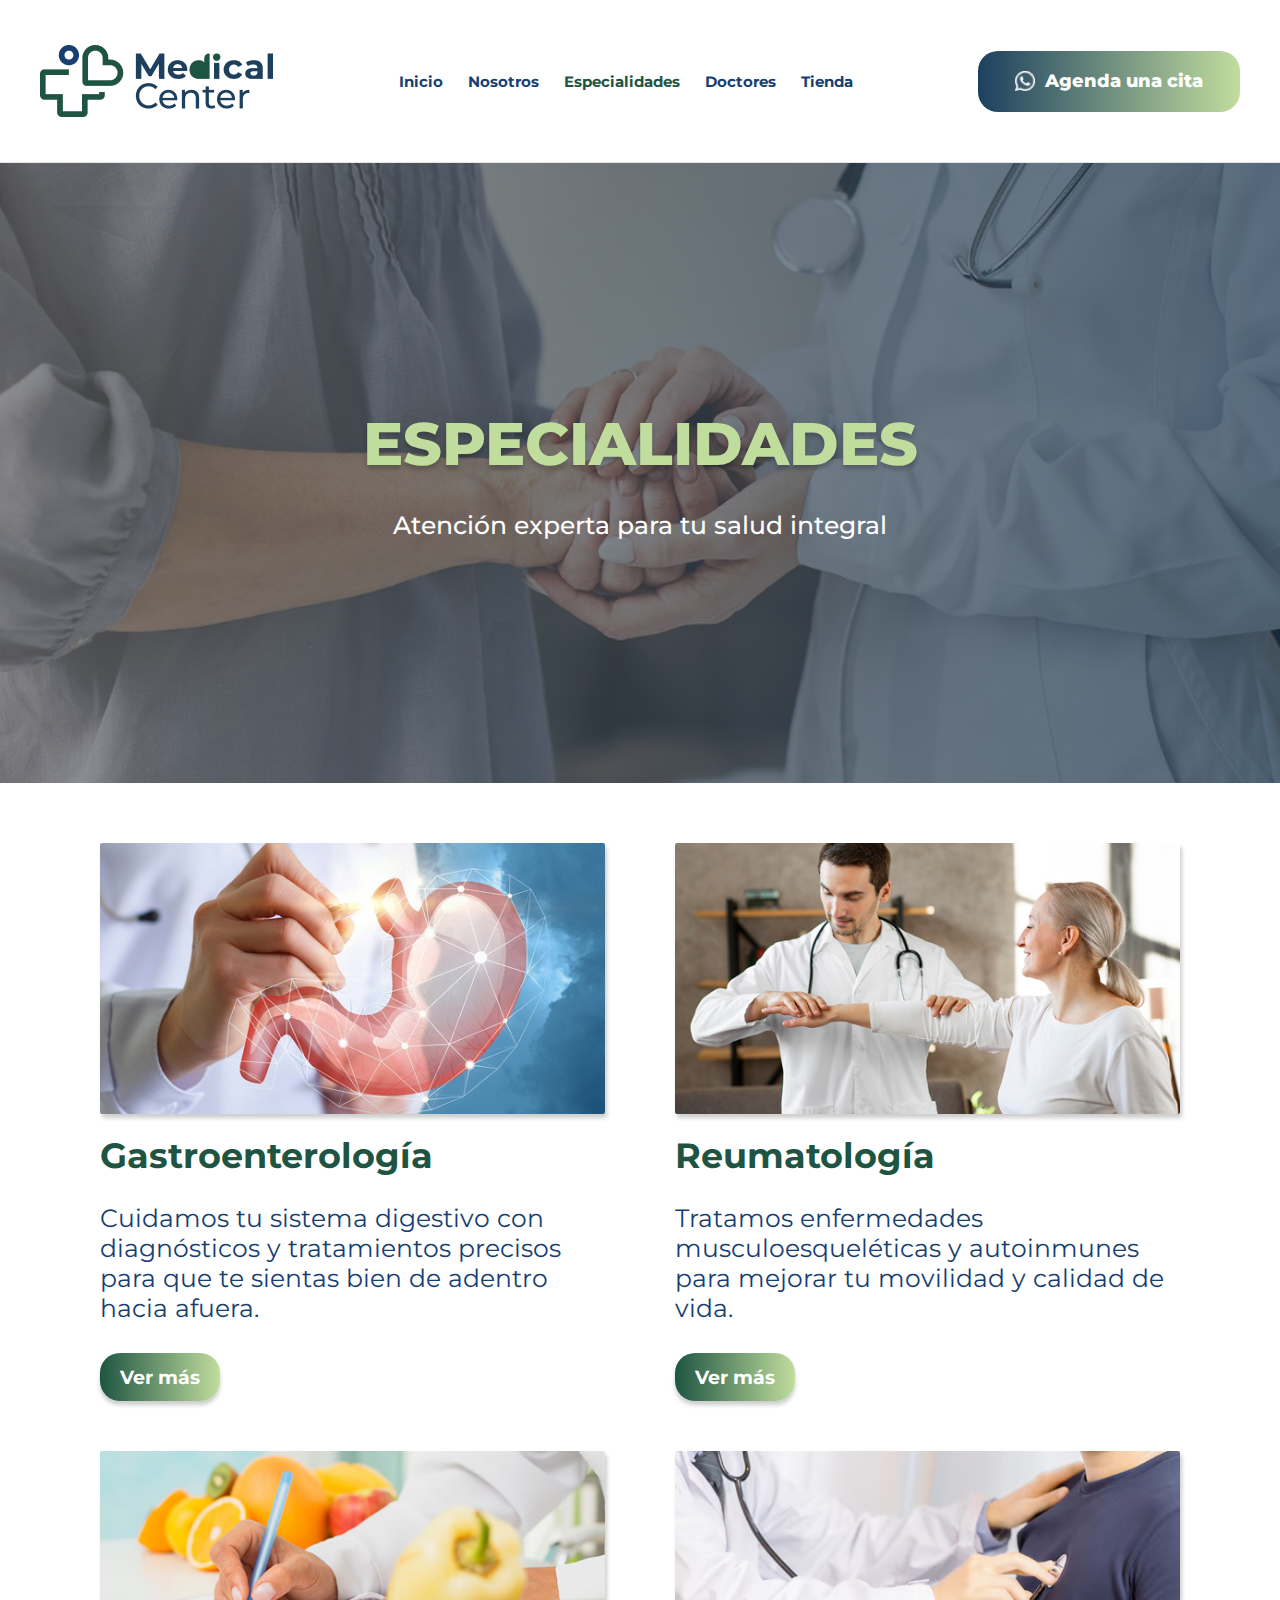
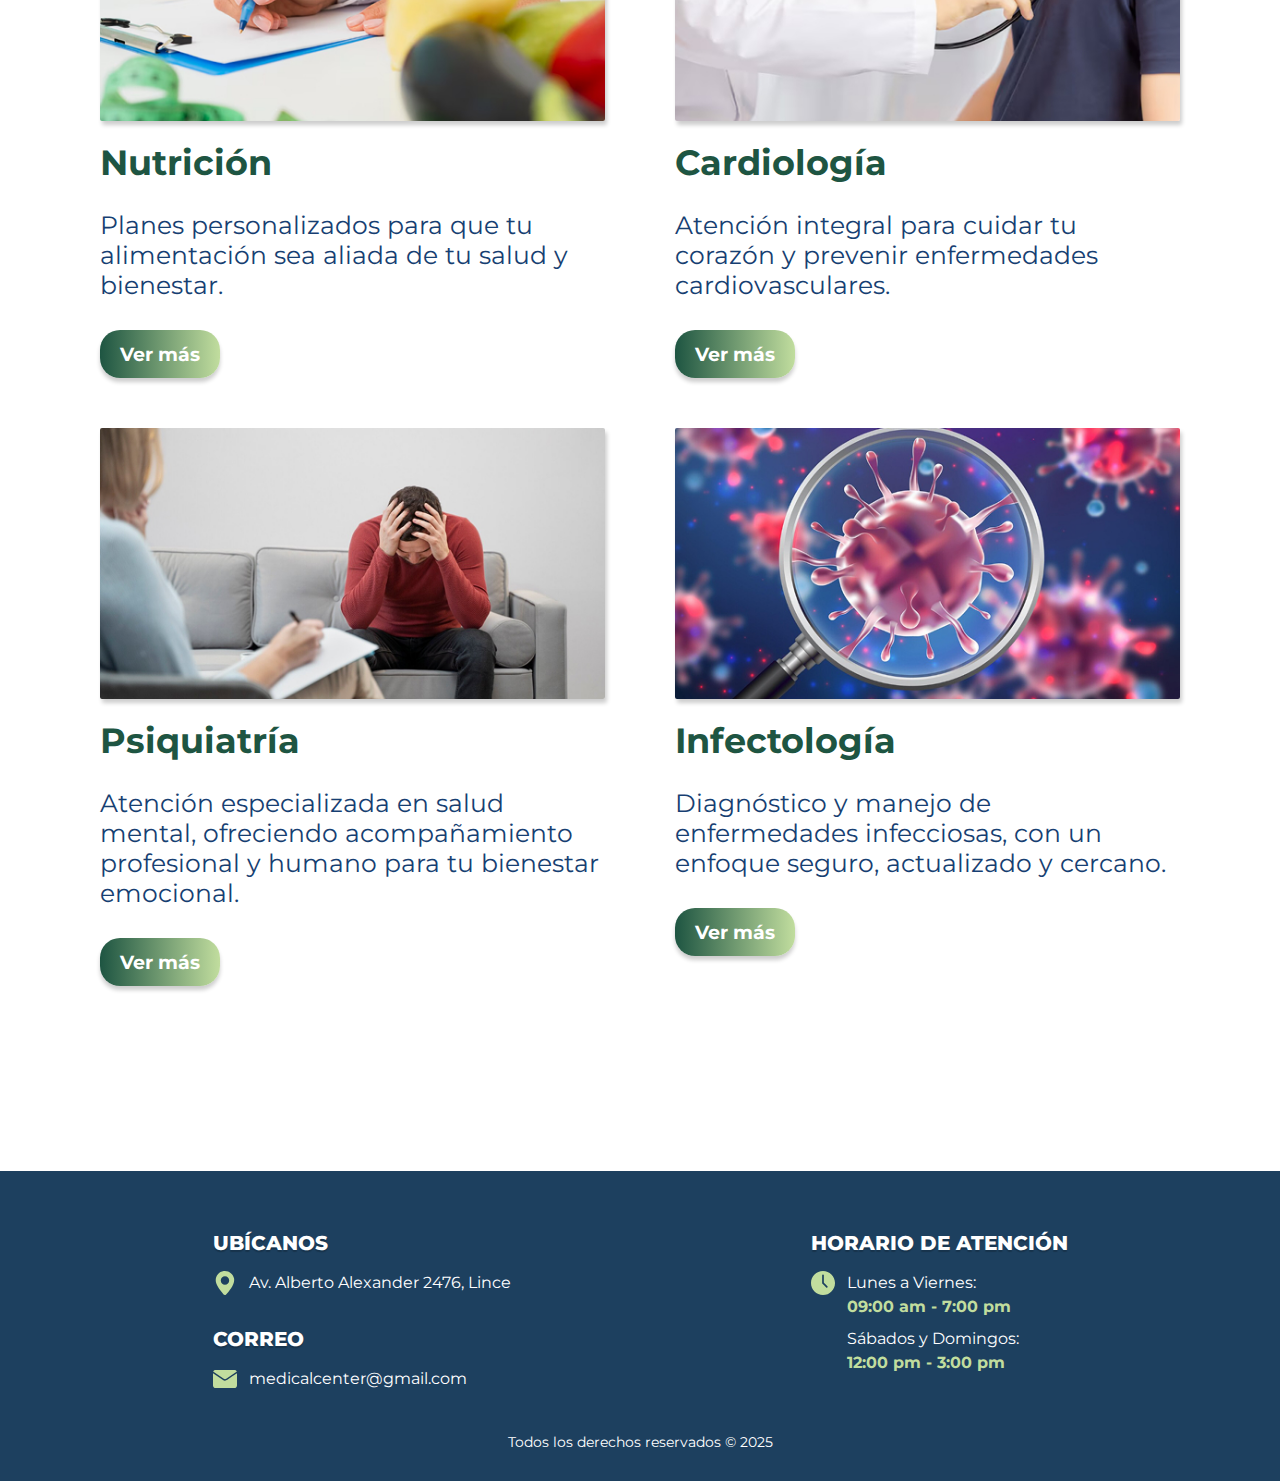
<file: html/especialidades.html>
<!DOCTYPE html>
<html lang="en">

<head>
  <meta charset="UTF-8">
  <meta name="viewport" content="width=device-width, initial-scale=1.0">
  <title>Document</title>
  <link href="https://fonts.googleapis.com/css2?family=Montserrat:wght@300;400;500;600;700;800&display=swap" rel="stylesheet">
  <link rel="stylesheet" href="../css/nosotros.css">
  <link rel="stylesheet" href="../css/especialidades.css">
</head>

<body>
  <div id="overlay"></div>

  <!-- Header -->
  <header>
    <div class="container header-content">
      <div class="logo">
        <img src="../img/png/logo.png" alt="Medical Center" class="logo-desktop">
        <img src="../img/svg/logo-icon.svg" alt="Medical Center" class="logo-mobile">
      </div>

      <nav class="nav">
        <a href="index.html">Inicio</a>
        <a href="nosotros.html">Nosotros</a>
        <a href="especialidades.html" class="active">Especialidades</a>
        <a href="doctores.html">Doctores</a>
        <a href="tienda.html">Tienda</a>
      </nav>

      <a href="https://wa.me/51987427807?text=Hola%2C%20quiero%20agendar%20una%20cita%20en%20Medical%20Center." class="btn-cita" target="_blank" rel="noopener">
        <img src="../img/png/wsp_logo.png" alt="">
        Agenda una cita
      </a>

      <button class="nav-toggle" aria-label="Abrir menú">
        <img src="../img/svg/menu.svg" alt="Menú">
      </button>
    </div>
  </header>

  <!-- Hero Section -->
  <section class="hero-nosotros">
    <img class="hero-img" src="../img/jpg/hero-especialidades.jpg" alt="Equipo Médico">
    <div class="hero-text">
      <h1>ESPECIALIDADES</h1>
      <p>Atención experta para tu salud integral</p>
    </div>
  </section>

  <!-- Specialties Section -->
  <section class="specialties">
    <div class="specialties-container">
      <div class="specialties-grid">
        <!-- Gastroenterología -->
        <article class="specialty-card">
          <img src="../img/jpg/esp-gastro.jpg" alt="Gastroenterología">
          <h3>Gastroenterología</h3>
          <p class="specialty-p">Cuidamos tu sistema digestivo con diagnósticos y tratamientos precisos para que te sientas bien de adentro hacia afuera.</p>
          <a href="#" class="btn-vermas">Ver más</a>
        </article>

        <!-- Reumatología -->
        <article class="specialty-card">
          <img src="../img/jpg/esp-reumato.jpg" alt="Reumatología">
          <h3>Reumatología</h3>
          <p class="specialty-p">Tratamos enfermedades musculoesqueléticas y autoinmunes para mejorar tu movilidad y calidad de vida.</p>
          <a href="#" class="btn-vermas">Ver más</a>
        </article>

        <!-- Nutrición -->
        <article class="specialty-card">
          <img src="../img/jpg/esp-nutricion.jpg" alt="Nutrición">
          <h3>Nutrición</h3>
          <p class="specialty-p">Planes personalizados para que tu alimentación sea aliada de tu salud y bienestar.</p>
          <a href="#" class="btn-vermas">Ver más</a>
        </article>

        <!-- Cardiología -->
        <article class="specialty-card">
          <img src="../img/jpg/esp-cardio.jpg" alt="Cardiología">
          <h3>Cardiología</h3>
          <p class="specialty-p">Atención integral para cuidar tu corazón y prevenir enfermedades cardiovasculares.</p>
          <a href="#" class="btn-vermas">Ver más</a>
        </article>

        <!-- Psiquiatría -->
        <article class="specialty-card">
          <img src="../img/jpg/esp-psiquiatria.jpg" alt="Psiquiatría">
          <h3>Psiquiatría</h3>
          <p class="specialty-p">Atención especializada en salud mental, ofreciendo acompañamiento profesional y humano para tu bienestar emocional.</p>
          <a href="#" class="btn-vermas">Ver más</a>
        </article>

        <!-- Infectología -->
        <article class="specialty-card">
          <img src="../img/jpg/esp-infectologia.jpg" alt="Infectología">
          <h3>Infectología</h3>
          <p class="specialty-p">Diagnóstico y manejo de enfermedades infecciosas, con un enfoque seguro, actualizado y cercano.</p>
          <a href="#" class="btn-vermas">Ver más</a>
        </article>
      </div>
    </div>
  </section>

  <!-- Footer -->
  <footer class="footer">
    <div class="footer-inner">
      <!-- Columna izquierda: Ubícanos / Correo -->
      <div class="footer-col">
        <h3>UBÍCANOS</h3>
        <div class="footer-item">
          <img src="../img/svg/ubicacion.svg" alt="Ubicación" class="footer-icon">
          <p>Av. Alberto Alexander 2476, Lince</p>
        </div>

        <h3 class="footer-subtitle">CORREO</h3>
        <div class="footer-item">
          <img src="../img/svg/mensaje.svg" alt="Correo" class="footer-icon">
          <p>medicalcenter@gmail.com</p>
        </div>
      </div>

      <!-- Columna derecha: Horario -->
      <div class="footer-col">
        <h3>HORARIO DE ATENCIÓN</h3>
        <div class="footer-item">
          <img src="../img/svg/hora.svg" alt="Horario" class="footer-icon">
          <div class="footer-hours">
            <p>
              Lunes a Viernes:<br>
              <span>09:00 am - 7:00 pm</span>
            </p>
            <p>
              Sábados y Domingos:<br>
              <span>12:00 pm - 3:00 pm</span>
            </p>
          </div>
        </div>
      </div>
    </div>

    <div class="footer-bottom">
      Todos los derechos reservados &copy; 2025
    </div>
  </footer>

  <!-- Scripts -->
  <script src="../scripts/scripts.js"></script>
</body>

</html>
</file>
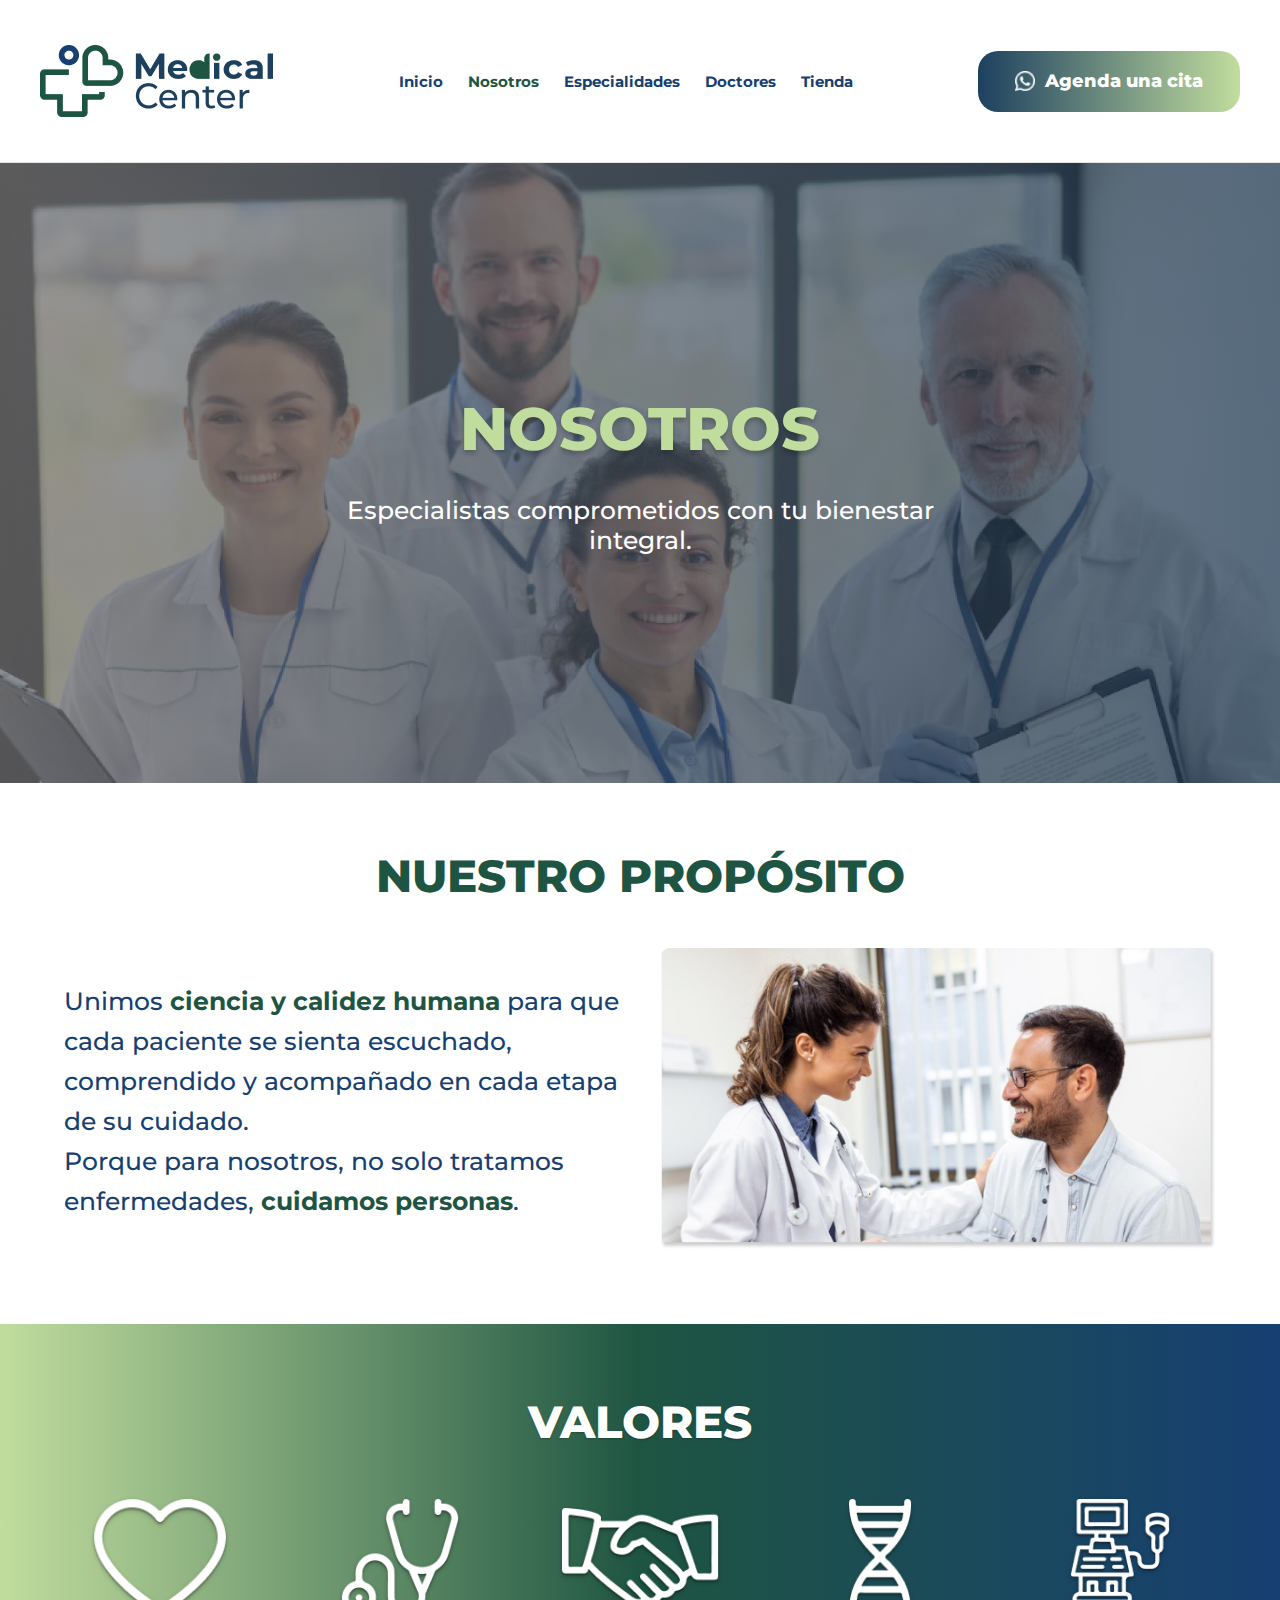
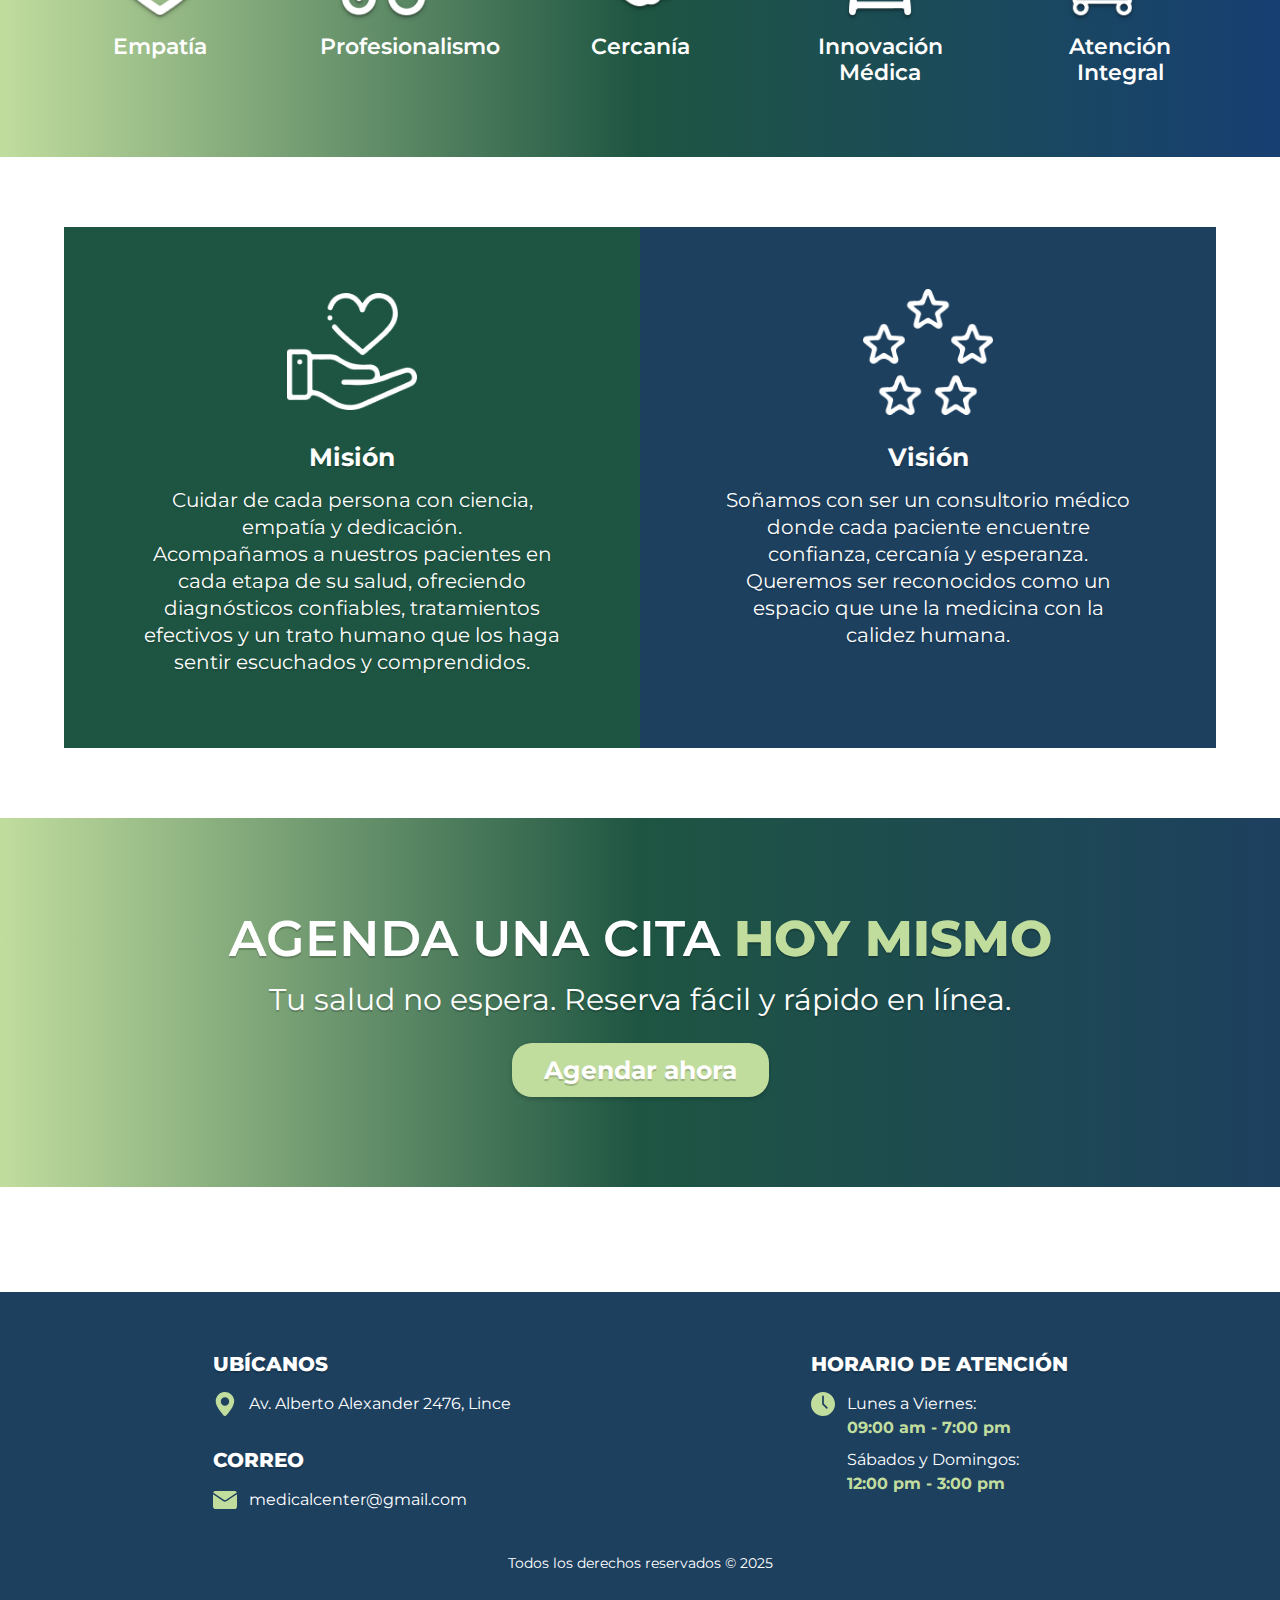
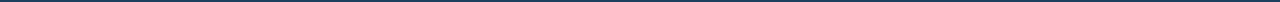
<file: html/nosotros.html>
<!DOCTYPE html>
<html lang="en">

<head>
  <meta charset="UTF-8">
  <meta name="viewport" content="width=device-width, initial-scale=1.0">
  <title>Document</title>
  <link href="https://fonts.googleapis.com/css2?family=Montserrat:wght@300;400;500;600;700;800&display=swap" rel="stylesheet">
  <link rel="stylesheet" href="../css/nosotros.css">
</head>

<body>
  <div id="overlay"></div>

  <!-- Header -->
  <header>
    <div class="container header-content">
      <div class="logo">
        <img src="../img/png/logo.png" alt="Medical Center" class="logo-desktop">
        <img src="../img/svg/logo-icon.svg" alt="Medical Center" class="logo-mobile">
      </div>

      <nav class="nav">
        <a href="index.html">Inicio</a>
        <a href="nosotros.html" class="active">Nosotros</a>
        <a href="especialidades.html">Especialidades</a>
        <a href="doctores.html">Doctores</a>
        <a href="tienda.html">Tienda</a>
      </nav>

      <a href="https://wa.me/51987427807?text=Hola%2C%20quiero%20agendar%20una%20cita%20en%20Medical%20Center." class="btn-cita" target="_blank" rel="noopener">
        <img src="../img/png/wsp_logo.png" alt="">
        Agenda una cita
      </a>

      <button class="nav-toggle" aria-label="Abrir menú">
        <img src="../img/svg/menu.svg" alt="Menú">
      </button>
    </div>
  </header>

  <!-- Hero Section -->
  <section class="hero-nosotros">
    <img class="hero-img" src="../img/jpg/hero-nosotros.jpg" alt="Equipo Médico">
    <div class="hero-text">
      <h1>NOSOTROS</h1>
      <p>Especialistas comprometidos con tu bienestar integral.</p>
    </div>
  </section>

  <!-- Nuestro Propósito Section -->
  <section class="proposito">
    <h2>NUESTRO PROPÓSITO</h2>

    <div class="proposito-content">
      <div class="proposito-text">
        <p>
          Unimos <strong>ciencia y calidez humana</strong> para que cada paciente se sienta escuchado,
          comprendido y acompañado en cada etapa de su cuidado.
        </p>

        <p>
          Porque para nosotros, no solo tratamos enfermedades, <strong>cuidamos personas</strong>.
        </p>
      </div>

      <div class="proposito-img">
        <img src="../img/jpg/proposito.jpg" alt="Doctora atendiendo paciente">
      </div>
    </div>
  </section>

  <!-- Valores Section -->
  <section class="valores">
    <h2>VALORES</h2>

    <div class="valores-items">
      <div class="valor">
        <img src="../img/png/empatia.png" alt="Empatía">
        <p>Empatía</p>
      </div>

      <div class="valor">
        <img src="../img/png/profesionalismo.png" alt="Profesionalismo">
        <p>Profesionalismo</p>
      </div>

      <div class="valor">
        <img src="../img/png/cercania.png" alt="Cercanía">
        <p>Cercanía</p>
      </div>

      <div class="valor">
        <img src="../img/png/innovacion.png" alt="Innovación Médica">
        <p>Innovación<br>Médica</p>
      </div>

      <div class="valor">
        <img src="../img/png/atencion.png" alt="Atención Integral">
        <p>Atención<br>Integral</p>
      </div>
    </div>
  </section>

  <!-- Misión y Visión Section -->
  <section class="mision-vision">
    <div class="mision">
      <div class="icon-box">
        <img src="../img/png/mision-icon.png" alt="Ícono Misión">
      </div>
      <h3>Misión</h3>
      <p class="primerap">Cuidar de cada persona con ciencia, empatía y dedicación.<br><span class="segundap">Acompañamos a nuestros pacientes en cada etapa de su salud, ofreciendo diagnósticos confiables, tratamientos efectivos y un trato humano que los haga sentir escuchados y comprendidos.</span></p>
    </div>

    <div class="vision">
      <div class="icon-box">
        <img src="../img/png/vision-icon.png" alt="Ícono Visión">
      </div>
      <h3>Visión</h3>
      <p class="primerap">Soñamos con ser un consultorio médico donde cada paciente encuentre confianza, cercanía y esperanza.<br><span class="segundap">Queremos ser reconocidos como un espacio que une la medicina con la calidez humana.</span></p>
    </div>
  </section>

  <!-- Call to Action Section -->
  <section class="cta-cita">
    <div class="cta-cita-content">
      <h2>
        AGENDA UNA CITA
        <span>HOY MISMO</span>
      </h2>
      <p>Tu salud no espera. Reserva fácil y rápido en línea.</p>
      <a href="#" class="cta-cita-btn">Agendar ahora</a>
    </div>
  </section>

  <!-- Footer Section -->
  <footer class="footer">
    <div class="footer-inner">
      <!-- Columna izquierda: Ubícanos / Correo -->
      <div class="footer-col">
        <h3>UBÍCANOS</h3>
        <div class="footer-item">
          <img src="../img/svg/ubicacion.svg" alt="Ubicación" class="footer-icon">
          <p>Av. Alberto Alexander 2476, Lince</p>
        </div>

        <h3 class="footer-subtitle">CORREO</h3>
        <div class="footer-item">
          <img src="../img/svg/mensaje.svg" alt="Correo" class="footer-icon">
          <p>medicalcenter@gmail.com</p>
        </div>
      </div>

      <!-- Columna derecha: Horario -->
      <div class="footer-col">
        <h3>HORARIO DE ATENCIÓN</h3>
        <div class="footer-item">
          <img src="../img/svg/hora.svg" alt="Horario" class="footer-icon">
          <div class="footer-hours">
            <p>
              Lunes a Viernes:<br>
              <span>09:00 am - 7:00 pm</span>
            </p>
            <p>
              Sábados y Domingos:<br>
              <span>12:00 pm - 3:00 pm</span>
            </p>
          </div>
        </div>
      </div>
    </div>

    <div class="footer-bottom">
      Todos los derechos reservados &copy; 2025
    </div>
  </footer>

  <!-- Scripts -->
  <script src="../scripts/scripts.js"></script>

</body>

</html>
</file>
<file: css/nosotros.css>
* {
  margin: 0;
  padding: 0;
  box-sizing: border-box;
  font-family: 'Montserrat', sans-serif;
}

html, body {
  width: 100%;
  max-width: 100%;
  overflow-x: hidden;  
}

img {
  max-width: 100%;
  height: auto;
}

/* Header */
header {
  width: 100%;
  background: #ffffff;
  padding: 45px 0;
  border-bottom: 1px solid #e5e5e5;
}

.container {
  width: 90%;
  max-width: 1200px;
  margin: auto;
  display: flex;
  align-items: center;
  justify-content: space-between;
}

.header-content {
  display: flex;
  align-items: center;
  justify-content: space-between;
  width: 100%;
}

.logo-mobile {
  display: none;
  width: 70px;
  height: auto;
}

.logo img {
  width: 233px;
  height: 72px;
}

.logo-desktop {
  display: block;
}

.nav-toggle {
  display: none;
  background: none;
  border: none;
  padding: 0;
  cursor: pointer;
}

.nav-toggle img {
  width: 32px;
  height: auto;
}

.nav {
  display: flex;
  gap: 25px;
}

.nav a {
  text-decoration: none;
  color: #173F72;
  font-size: 15px;
  font-weight: 700;
}

.nav a.active {
  color: #1E5542;
}

.btn-cita {
  width: 262px;
  height: 61px;
  display: flex;
  align-items: center;
  justify-content: center;
  gap: 10px;
  background: linear-gradient(90deg, #1D405F, #C1DD9E);
  border-radius: 20px;
  text-decoration: none;
  color: white;
  font-weight: 800;
  font-size: 18px;
  line-height: 100%;
}

.btn-cita img {
  width: 20px;
  height: 20px;
}

/* Header Mobile (440px and below) */
@media (max-width: 440px) {
  .header-content {
    gap: 0;
  }

  .logo-mobile {
    width: 58px;
    flex-shrink: 0;
    margin-left: 5px !important;
  }

  .btn-cita {
    position: static !important;
    transform: none !important;
    flex-grow: 1;
    text-align: center;
    margin: 0 10px;
    padding: 8px 18px;
    font-size: 12px;
    border-radius: 18px;
    gap: 6px;
    width: auto;
    height: auto;
  }

  .btn-cita img {
    width: 14px;
    height: 14px;
  }

  .nav-toggle {
    flex-shrink: 0;
  }

  .nav-toggle img {
    width: 28px;
  }
}

/* Fine adjustment (425px to 400px) */
@media (max-width: 425px) and (min-width: 400px) {
  .btn-cita {
    margin-right: 30px !important;
  }
}

/* Mobile Logo (768px and below) */
@media (max-width: 768px) {
  .logo-desktop {
    display: none;
  }

  .logo-mobile {
    display: block;
  }
}

/* Header specific adjustments for tablet */
@media (max-width: 1258px) and (min-width: 1075px) {
  header {
    padding: 30px 0;
  }

  .container {
    width: 95%;
    max-width: 1100px;
  }

  .logo-mobile,
  .logo-desktop {
    margin-left: 10px;
  }
}

/* Tablet and Mobile Header (1074px and below) */
@media (max-width: 1074px) {
  header {
    padding: 20px 0;
  }

  .container {
    width: 90%;
    max-width: 1000px;
  }

  .header-content {
    display: flex;
    align-items: center;
    justify-content: space-between;
    position: relative;
  }

  .logo-desktop {
    display: none;
  }

  .logo-mobile {
    display: block;
    width: 62px;
    height: auto;
  }

  .nav-toggle {
    display: flex;
    align-items: center;
    justify-content: center;
  }

  .btn-cita {
    position: absolute;
    left: 50%;
    top: 50%;
    transform: translate(-50%, -50%);
    margin-left: 38px;
    height: auto;
    padding: 10px 24px;
    width: auto;
    font-size: 14px;
    gap: 8px;
    border-radius: 20px;
    white-space: nowrap;
  }

  .btn-cita img {
    width: 18px;
    height: 18px;
  }

  .nav {
    position: absolute;
    top: 100%;
    left: 0;
    right: 0;
    background: #ffffff;
    display: none;
    flex-direction: column;
    align-items: center;
    gap: 16px;
    padding: 20px 0 24px;
    border-top: 1px solid #e5e5e5;
    z-index: 1000;
  }

  .nav a {
    font-size: 16px;
  }

  .nav.nav--open {
    display: flex;
  }

  header {
    padding-left: 10px;
    padding-right: 10px;
  }

  .header-content {
    padding-left: 0;
  }

  .logo-mobile {
    margin-left: -23px;
  }
}

/* For mobile menu JavaScript functionality */
.nav.nav--open {
  display: flex;
}

/* Hero section */
.hero-nosotros {
  position: relative;
  width: 100%;
  height: 620px; 
  overflow: hidden;
}

.hero-img {
  width: 100%;
  height: 100%;
  object-fit: cover; 
  filter: brightness(70%);
}

.hero-nosotros::before {
  content: ""; 
  position: absolute; 
  top: 0;
  left: 0;
  width: 100%;
  height: 100%;
  background: linear-gradient(269.88deg, rgba(29, 64, 95, 0.55) 0.1%, rgba(132, 132, 132, 0.55) 99.9%); 
  z-index: 1; 
}

.hero-text {
  width: 50%;
  position: absolute;
  top: 50%;
  left: 50%;
  transform: translate(-50%, -50%);
  text-align: center;
  color: white;
  z-index: 2; 
}

.hero-text h1 {
  font-size: 60px;
  font-weight: 800;
  font-style: extra-bold;
  color: #C1DD9E;
  text-shadow: 0px 4px 4px #00000033;
}

.hero-text p {
  margin-top: 30px;
  font-size: 25px;
  font-weight: 500;
}

@media (max-width: 375px) {
  .hero-img {
    object-fit: cover; 
    height: 100%; 
  }

  .hero-text {
    width: 90%;
  }

  .hero-text h1 {
    font-size: 20px !important; 
  }

  .hero-text p {
    font-size: 12px !important; 
    margin-top: 20px;
  }

  .hero-nosotros {
    height: 218px !important;
  }
}

/* Media query para pantallas medianas (hasta 460px) */
@media (max-width: 760px) {
  .hero-text {
    width: 90%;
  }
  
  .hero-text h1 {
    font-size: 30px;
  }

  .hero-text p {
    font-size: 13px;
  }

  .hero-nosotros {
    height: 300px;
  }
}

/* SECCIÓN NUESTRO PROPÓSITO */
.proposito {
  width: 90%;
  max-width: 1200px;
  margin: 70px auto;
}

.proposito h2 {
  text-align: center;
  font-size: 45px;
  font-weight: 800;
  color: #1E5542;
  margin-bottom: 50px;
  line-height: 100%;
  letter-spacing: 0%;
}

.proposito-content {
  display: flex;
  align-items: center;
  justify-content: space-between;
  gap: 40px;
}

.proposito-text {
  width: 50%;
  font-size: 25px;
  font-weight: 500;
  line-height: 1.6;
  color: #173F72;
}

.proposito-text strong {
  font-weight: 700;
  color: #1E5542;
}

.proposito-img {
  width: 50%;
}

.proposito-img img {
  width: 100%;
  border-radius: 10px;
}

@media (max-width: 900px) {
  .proposito {
    width: 88%;
    margin: 50px auto;
  }

  .proposito h2 {
    font-size: 32px;
    margin-bottom: 32px;
  }

  .proposito-content {
    gap: 24px;
  }

  .proposito-text {
    width: 55%;
    font-size: 20px;
    line-height: 1.5;
  }

  .proposito-text p:last-of-type {
    display: none;
  }

  .proposito-img {
    width: 45%;
  }

  .proposito-img img {
    width: 100%;
  }
}

@media (max-width: 600px) {
  .proposito {
    width: 94%;
  }

  .proposito-text {
    font-size: 16px;
  }
}

@media (max-width: 490px) {
  .proposito {
    width: 94%;
    margin: 50px auto;
  }

  .proposito h2 {
    font-size: 26px;
    line-height: 1.15;
    margin-bottom: 22px;
    text-align: center;
  }

  .proposito-content {
    gap: 16px;
  }

  .proposito-text {
    width: 58%;
    font-size: 13px;
    line-height: 1.4;
  }

  .proposito-img {
    width: 42%;
  }

  .proposito-img img {
    width: 100%;
  }
}

/* VALORES */
.valores {
  width: 100%;
  padding: 70px 0;
  background: linear-gradient(90deg, #C1DD9E, #1E5542, #173F72);
  text-align: center;
}

.valores h2 {
  color: white;
  font-size: 45px;
  font-weight: 800;
  margin-bottom: 50px;
  text-shadow: 0px 1px 2px #00000040;
}

.valores-items {
  display: flex;
  justify-content: center;
  align-items: flex-start;
  gap: 80px;
  max-width: 1200px;
  margin: 0 auto;
  flex-wrap: wrap;
}

.valor {
  flex: 0 0 auto;
  color: white;
  font-size: 22px;
  font-weight: 600;
  width: 160px;
  display: flex;
  flex-direction: column;
  align-items: center;
}

.valor img {
  height: 120px;
  width: auto;
  object-fit: contain;
  display: block;
  margin-bottom: 15px;
  filter: drop-shadow(0px 2px 2px #00000040);
}

.valor p {
  text-align: center;
  line-height: 1.2;
  margin: 0;
  width: 100%;
}

@media (max-width: 450px) {
  .valores h2 {
    font-size: 18px;
    margin-bottom: 20px !important;
  }

  .valores-items {
    gap: 20px !important;
    flex-direction: column;
  }

  .valor {
    width: 80px !important;
  }

  .valor img {
    max-width: 50px;
    max-height: 50px;
  }

  .valor p {
    font-size: 10px !important;
  }
}

@media (max-width: 720px) {
  .valores h2 {
    font-size: 20px;
    margin-bottom: 30px;
  }

  .valores-items {
    gap: 30px;
    flex-direction: row;
  }

  .valor {
    width: 130px;
  }

  .valor img {
    width: 100px;
    height: 70px;
  }

  .valor p {
    font-size: 17px;
  }

  .valores {
    padding: 30px 0;
  }
}

/* MISIÓN Y VISIÓN */
.mision-vision {
  width: 90%;
  max-width: 1200px;
  margin: 70px auto;
  display: flex;
  gap: 0;
  align-items: stretch;
}

.mision, .vision {
  flex: 1;
  height: 521px;
  text-align: center;
  padding: 60px 80px;
  color: white;
}

.mision {
  background-color: #1E5542;
}

.vision {
  background-color: #1D405F;
}

.mision h3, .vision h3 {
  font-size: 25px;
  font-weight: 700;
  color: white;
  margin-bottom: 15px;
  margin-top: 25px;
  text-shadow: 0px 2px 1px #00000033;
}

.mision .primerap, .vision .primerap {
  font-size: 20px;
  line-height: 1.35;
  color: white;
  margin-bottom: 20px;
  text-shadow: 0px 1px 2px #00000040;
}

.mision .segundap, .vision .segundap {
  font-size: 20px;
  line-height: 1.35;
  color: white;
  margin-top: 0px;
}

.icon-box img {
  height: 130px;
  width: 130px;
  object-fit: contain;
  display: block;
  margin: 0 auto;
}

@media (max-width: 402px) {
  .mision h3, .vision h3 {
    margin-top: 11px !important;
    font-size: 12px !important;
  }

  .mision .primerap, .vision .primerap {
    font-size: 10px !important;
    margin-bottom: 2px !important;
  }

  .icon-box img {
    height: 40px !important;
    width: 40px !important;
  }

  .mision, .vision {
    padding: 17px 20px !important;
    height: auto;
  }
}

@media (max-width: 780px) {
  .mision h3, .vision h3 {
    font-size: 14px;
  }

  .mision .primerap, .vision .primerap {
    font-size: 14px;
    line-height: 1.2;
    margin-bottom: 10px;
  }

  .icon-box img {
    height: 60px;
    width: 60px;
  }

  .mision, .vision {
    padding: 30px 20px;
    height: auto;
  }
}

@media (max-width: 1140px) {
  .mision .segundap {
    display: none;
  }

  .vision .segundap {
    display: none;
  }
}

/* Cta section */
.cta-cita {
  background: linear-gradient(90deg, #C1DD9E 0%, #1E5542 50%, #1D405F 100%);
  padding: 90px 0;
  color: #ffffff;
}

.cta-cita-content {
  max-width: 900px;
  margin: 0 auto;
  text-align: center;
}

.cta-cita-content h2 {
  font-size: 50px;
  font-weight: 600;
  letter-spacing: 0;
  margin-bottom: 16px;
  text-shadow: 0px 2px 1px #00000033;
}

.cta-cita-content h2 span {
  color: #C1DD9E;
  font-weight: 800;
}

.cta-cita-content p {
  font-size: 30px;
  margin-bottom: 28px;
  text-shadow: 0px 2px 1px #00000033;
  line-height: 30px;
}

.cta-cita-btn {
  display: inline-block;
  padding: 12px 32px;
  background-color: #C1DD9E;
  color: #ffff;
  font-weight: 700;
  font-size: 25px;
  text-decoration: none;
  border-radius: 20px;
  box-shadow: 0px 2px 4px 0px #00000033;
  transition: transform 0.15s ease, box-shadow 0.15s ease;
  text-shadow: 0px 2px 1px #00000033;
}

.cta-cita-btn:hover {
  transform: translateY(-1px);
  box-shadow: 0px 4px 8px 0px #00000033;
}

@media (max-width: 992px) {
  .cta-cita-content h2 {
    font-size: 40px;
  }

  .cta-cita-content p {
    font-size: 24px;
    line-height: 28px;
  }

  .cta-cita-btn {
    font-size: 20px;
    padding: 10px 26px;
    border-radius: 18px;
  }
}

@media (max-width: 768px) {
  .cta-cita {
    padding: 60px 65px;
  }

  .cta-cita-content h2 {
    font-size: 20px;
  }

  .cta-cita-content p {
    font-size: 15px;
  }

  .cta-cita-btn {
    font-size: 15px;
    padding: 8px 22px;
    border-radius: 16px;
  }
}

/* Footer */
.footer {
  background-color: #1D405F;
  color: #ffffff;
  padding: 60px 0 30px;
  margin-top: 105px;
}

.footer-inner {
  max-width: 1200px;
  margin: 0 auto;
  display: flex;
  justify-content: center;
  align-items: flex-start;
  gap: 300px;
}

.footer-col h3 {
  font-size: 20px;
  font-weight: 800;
  text-transform: uppercase;
  margin-bottom: 16px;
  text-shadow: 0px 2px 1px #00000033;
}

.footer-subtitle {
  margin-top: 32px;
}

.footer-item {
  display: flex;
  align-items: flex-start;
  gap: 12px;
  margin-bottom: 12px;
}

.footer-icon {
  width: 24px;
  height: 24px;
  flex-shrink: 0;
}

.footer-col p {
  font-size: 16px;
  line-height: 1.5;
  margin: 0;
}

.footer-hours p {
  margin-bottom: 8px;
}

.footer-hours span {
  color: #C1DD9E;
  font-weight: 700;
}

.footer-bottom {
  margin-top: 30px;
  text-align: center;
  font-size: 14px;
}

@media (max-width: 1024px) {
  .footer-inner {
    max-width: 900px;
    gap: 120px;
    padding: 0 40px;
  }
}

@media (max-width: 768px) {
  .footer-inner {
    flex-direction: column;
    align-items: center;
    gap: 24px;
    padding: 0 24px;
    text-align: center;
  }

  .footer-col {
    width: 100%;
    max-width: 420px;
  }

  .footer-item {
    justify-content: center;
  }
}
</file>
<file: css/especialidades.css>
/* Specialities section */
.specialties {
  background: #ffffff;
  padding: 60px 0 80px;
}

.specialties-container {
  max-width: 1200px;
  margin: 0 auto;
  padding: 0 60px;
}

.specialties-title {
  text-align: center;
  font-size: 45px;
  font-weight: 800;
  color: #1E5542;
  margin-bottom: 60px;
  line-height: 100%;
}

.specialties-grid {
  display: grid;
  grid-template-columns: repeat(2, minmax(0, 1fr));
  gap: 50px 70px;
}

.specialty-card {
  display: flex;
  flex-direction: column;
  align-items: flex-start;
}

.specialty-card img {
  width: 100%;
  max-width: 566px;
  height: auto;
  border-radius: 2px;
  margin-bottom: 14px;
  box-shadow: 2px 4px 4px 0px #00000033;
}

.specialty-card h3 {
  font-size: 35px;
  font-weight: 700;
  color: #1E5542;
  margin-top: 10px;
  margin-bottom: 10px;
  line-height: 100%;
}


.btn-vermas {
  display: inline-block;
  padding: 12px 20px;
  background: linear-gradient(to right, #1E5542, #C1DD9E);
  color: white;
  font-size: 1.2rem;
  font-weight: 700;
  text-decoration: none;
  border-radius: 20px;
  margin-top: 10px;
  box-shadow: 0px 4px 4px 0px #00000033;
  transition: background-color 0.3s ease;
}

.btn-vermas:hover,
.btn-especialidades:hover {
  filter: brightness(0.95);
  transform: translateY(-1px);
}


.specialty-p {
  font-size: 25px;
  color: #173F72;
  margin-bottom: 20px;
  margin-top: 20px;
}

/* Responsive */
@media (max-width: 856px) {
  .specialties-grid {
    grid-template-columns: 1fr; 
    gap: 30px 50px; 
  }

  .specialty-card {
    flex-direction: column; 
    align-items: center;
  }

  .specialty-card img {
    width: 100%; 
    margin-right: 0; 
  }

  .specialty-card h3 {
    font-size: 27px;
  }

  .specialty-card .specialty-p {
    font-size: 20px;
    text-align: center;
  }

  .btn-vermas {
    padding: 10px 15px;
  }
}
</file>
<file: css/styles.css>
* {
  margin: 0;
  padding: 0;
  box-sizing: border-box;
  font-family: 'Montserrat', sans-serif;
}

html, body {
  width: 100%;
  max-width: 100%;
  overflow-x: hidden;
}

img {
  max-width: 100%;
  height: auto;
}

/* Header */
   
header {
  width: 100%;
  background: #ffffff;
  padding: 45px 0;
  border-bottom: 1px solid #e5e5e5;
}

.container {
  width: 90%;
  max-width: 1200px;
  margin: auto;
  display: flex;
  align-items: center;
  justify-content: space-between;
}

.header-content {
  display: flex;
  align-items: center;
  justify-content: space-between;
  width: 100%;
}

.logo-mobile {
  display: none;
  width: 70px;
  height: auto;
}

.logo img {
  width: 233px;
  height: 72px;
}

.logo-desktop {
  display: block;
}

/* Nav */

.nav-toggle {
  display: none;
  background: none;
  border: none;
  padding: 0;
  cursor: pointer;
}

.nav-toggle img {
  width: 32px;
  height: auto;
}

.nav {
  display: flex;
  gap: 25px;
}

.nav a {
  text-decoration: none;
  color: #173F72;
  font-size: 15px;
  font-weight: 700;
}

.nav a.active {
  color: #1E5542;
}

/* Buttons */
.btn-cita {
  width: 262px;
  height: 61px;
  display: flex;
  align-items: center;
  justify-content: center;
  gap: 10px;
  background: linear-gradient(90deg, #1D405F, #C1DD9E);
  border-radius: 20px;
  text-decoration: none;
  color: white;
  font-weight: 800;
  font-size: 18px;
  line-height: 100%;
}

.btn-cita img {
  width: 20px;
  height: 20px;
}

.btn-especialidades,
.btn-vermas {
  display: inline-block;
  background: linear-gradient(to right, #1E5542, #C1DD9E);
  color: white;
  font-weight: 700;
  text-decoration: none;
  border-radius: 20px;
  transition: background-color 0.3s ease;
  box-shadow: 0px 4px 4px 0px #00000033;
}

.btn-especialidades {
  padding: 12px 30px;
  font-size: 1.2rem;
  margin-top: 50px;
}

.btn-vermas {
  padding: 12px 20px;
  font-size: 1.2rem;
  margin-top: 10px;
}

.btn-vermas:hover,
.btn-especialidades:hover {
  filter: brightness(0.95);
  transform: translateY(-1px);
}

/* Hero section */
.doctor-inicio {
  position: relative;
  width: 100%;
  height: 620px;
  overflow: hidden;
}

.doctor-img {
 width: 100%;
  height: 100%;
  object-fit: cover; 
  filter: brightness(70%);

}
.doctor-text {
  width: 100% !;
  position: absolute;
  top: 50%;
  left: 50%;
  transform: translate(-50%, -50%);
  text-align: center;
  color: white;
  margin-top: 30px;
}

.color-blanco,
.color-azul,
.btn-especialidades {
  text-shadow: 0px 2px 4px #00000033;
}

.ciencia-blanca {
  color: white; 
}

.atencion-verde {
  color: #C1DD9E; 
}

.color-blanco {
  color: #ffffff;
}

.color-azul {
  color: #C1DD9E;
}

.doctor-text p {
  margin-top: 50px;
  font-size: 25px;
  font-weight: 500;
  line-height: 100%;
}

/* About section */
.about {
  position: relative;
  background: linear-gradient(165.49deg, #489C9C 21.21%, #173F72 78.79%);
  min-height: 485px;
  color: #ffffff;
  overflow: hidden;
}

.about-content {
  max-width: 1440px;
  margin: 10px 25px;
  padding: 60px 60px 40px;
  text-shadow: 0px 2px 4px #00000033;
}

.about-content h2 {
  font-size: 50px;
  font-weight: 800;
  margin-bottom: 24px;
  text-shadow: 0px 2px 4px #00000033;
}

.about-content p {
  font-size: 20px;
  line-height: 30px;
  margin-bottom: 18px;
  width: 40%;
}

.about-content .especialidad {
  color: #C1DD9E;
  font-weight: 700;
}

.about-img {
  position: absolute;
  right: 0;
  bottom: 0;
  height: 500px;
  width: auto;
  margin-bottom: -8px;
}

/* Specialties section */
.specialties {
  background: #ffffff;
  padding: 60px 0 80px;
}

.specialties-container {
  max-width: 1200px;
  margin: 0 auto;
  padding: 0 60px;
}

.specialties-title {
  text-align: center;
  font-size: 45px;
  font-weight: 800;
  color: #1E5542;
  margin-bottom: 60px;
  line-height: 100%;
}

.specialties-grid {
  display: grid;
  grid-template-columns: repeat(2, minmax(0, 1fr));
  gap: 50px 70px;
}

.specialty-card {
  display: flex;
  flex-direction: column;
  align-items: flex-start;
}

.specialty-card img {
  width: 100%;
  max-width: 566px;
  height: auto;
  border-radius: 2px;
  margin-bottom: 14px;
  box-shadow: 2px 4px 4px 0px #00000033;
}

.specialty-card h3 {
  font-size: 35px;
  font-weight: 700;
  color: #1D405F;
  margin-bottom: 10px;
  line-height: 100%;
}

/* Why choose us section */
.why {
  padding: 70px 0 80px;
  background-color: #ffffff;
}

.why-title {
  text-align: center;
  font-size: 45px;
  font-weight: 800;
  color: #1E5542;
  margin-bottom: 40px;
  line-height: 1;
}

.why-grid {
  max-width: 1200px;
  margin: 0 auto;
  display: flex;
  justify-content: center;
  align-items: stretch;
}

.why-card {
  flex: 1;
  padding: 60px 60px 50px;
  text-align: center;
  color: #ffffff;
  display: flex;
  flex-direction: column;
  align-items: center;
  justify-content: center;
}

.why-card--blue {
  background-color: #1D405F;
}

.why-card--green {
  background-color: #1E5542;
}

.why-card--light {
  background-color: #C1DD9E;
  color: #1D405F;
}

.why-icon {
  width: 80px;
  height: auto;
  margin-bottom: 30px;
}

.why-card:nth-child(2) .why-icon,
.why-card:nth-child(3) .why-icon {
  width: 100px;
}

.why-card h3 {
  font-size: 26px;
  font-weight: 800;
  margin-bottom: 22px;
  text-shadow: 0px 2px 1px #00000033;
}

.why-card p {
  font-weight: 500;
  font-size: 20px;
  line-height: 30px;
  text-shadow: 0px 2px 1px #00000033;
}

/* Testimonials section */
.testimonials {
  padding: 80px 0 90px;
  text-align: center;
}

.testimonials-title {
  font-size: 48px;
  font-weight: 800;
  color: #1E5542;
  margin: -100px 0 50px;
}

.testimonials-wrapper {
  max-width: 1200px;
  margin: 0 auto;
}

.testimonial-card {
  text-align: center;
  max-width: 320px;
  margin: 0 auto 60px;
}

.testimonial-photo {
  width: 188px;
  height: 188px;
  border-radius: 50%;
  object-fit: cover;
  display: block;
  margin: 0 auto 24px;
}

.testimonial-text {
  font-size: 18px;
  line-height: 1.6;
  color: #173F72;
  margin-bottom: 20px;
  font-weight: 500;
}

.testimonial-name {
  font-size: 20px;
  font-weight: 700;
  color: #C1DD9E;
}

.testimonial-arrow {
  display: none;
  background: none;
  border: none;
  padding: 0;
  cursor: pointer;
}

.testimonial-arrow img {
  width: 52px;
  height: auto;
}

/* Cta section */
.cta-cita {
  background: linear-gradient(90deg, #C1DD9E 0%, #1E5542 50%, #1D405F 100%);
  padding: 90px 0;
  color: #ffffff;
}

.cta-cita-content {
  max-width: 900px;
  margin: 0 auto;
  text-align: center;
}

.cta-cita-content h2 {
  font-size: 50px;
  font-weight: 600;
  margin-bottom: 16px;
  text-shadow: 0px 2px 1px #00000033;
}

.cta-cita-content h2 span {
  color: #C1DD9E;
  font-weight: 800;
}

.cta-cita-content p {
  font-size: 30px;
  margin-bottom: 28px;
  text-shadow: 0px 2px 1px #00000033;
  line-height: 30px;
}

.cta-cita-btn {
  display: inline-block;
  padding: 12px 32px;
  background-color: #C1DD9E;
  color: #ffffff;
  font-weight: 700;
  font-size: 25px;
  text-decoration: none;
  border-radius: 20px;
  box-shadow: 0px 2px 4px 0px #00000033;
  transition: transform 0.15s ease, box-shadow 0.15s ease;
  text-shadow: 0px 2px 1px #00000033;
}

.cta-cita-btn:hover {
  transform: translateY(-1px);
  box-shadow: 0px 4px 8px 0px #00000033;
}

/* Footer */
.footer {
  background-color: #1D405F;
  color: #ffffff;
  padding: 60px 0 30px;
  margin-top: 105px;
}

.footer-inner {
  max-width: 1200px;
  margin: 0 auto;
  display: flex;
  justify-content: center;
  align-items: flex-start;
  gap: 300px;
}

.footer-col h3 {
  font-size: 20px;
  font-weight: 800;
  text-transform: uppercase;
  margin-bottom: 16px;
  text-shadow: 0px 2px 1px #00000033;
}

.footer-subtitle {
  margin-top: 32px;
}

.footer-item {
  display: flex;
  align-items: flex-start;
  gap: 12px;
  margin-bottom: 12px;
}

.footer-icon {
  width: 24px;
  height: 24px;
  flex-shrink: 0;
}

.footer-col p {
  font-size: 16px;
  line-height: 1.5;
  margin: 0;
}

.footer-hours p {
  margin-bottom: 8px;
}

.footer-hours span {
  color: #C1DD9E;
  font-weight: 700;
}

.footer-bottom {
  margin-top: 30px;
  text-align: center;
  font-size: 14px;
}

/* Try of responsive XD */

/*Hero section*/
@media (max-width: 1024px) {
  .doctor-text {
    width: 70%;
  }
  .color-blanco,
  .color-azul {
    font-size: 48px;
  }
  .doctor-text p {
    margin-top: 36px;
    font-size: 22px;
    line-height: 120%;
  }
  .btn-especialidades {
    margin-top: 40px;
    font-size: 1.05rem;
    padding: 12px 28px;
  }
}

@media (max-width: 768px) {
  .doctor-text {
    width: 80%;
  }
  .color-blanco,
  .color-azul {
    font-size: 36px;
    line-height: 1.1;
  }
  .doctor-text p {
    margin-top: 28px;
    font-size: 18px;
    line-height: 130%;
  }
  .btn-especialidades {
    margin-top: 32px;
    font-size: 0.95rem;
    padding: 10px 24px;
  }
}

@media (max-width: 480px) {
  .doctor-text {
    width: 90%;
  }
  .color-blanco,
  .color-azul {
    font-size: 30px;
  }
  .doctor-text p {
    margin-top: 24px;
    font-size: 16px;
    line-height: 130%;
  }
  .btn-especialidades {
    margin-top: 28px;
    font-size: 0.9rem;
    padding: 10px 22px;
  }
}

/* About section */
@media (max-width: 1350px) {
  .about-img {
    height: 460px;
  }
}

@media (max-width: 1200px) {
  .about-content {
    padding: 50px 50px 40px;
  }
  .about-content h2 {
    font-size: 44px;
  }
  .about-content p {
    font-size: 18px;
    line-height: 28px;
  }
  .about-img {
    height: auto;
    margin-bottom: 50px;
  }
}

@media (max-width: 1024px) {
  .about-content {
    padding: 40px 40px 35px;
  }
  .about-content h2 {
    font-size: 44px;
  }
  .about-content p {
    font-size: 18px;
    line-height: 28px;
  }
  .about-img {
    height: auto;
    margin-left: 10rem;
  }
}

@media (max-width: 768px) {
  .about {
    min-height: auto;
    overflow: visible;
    padding: 40px 20px 40px;
  }
  .about-content {
    margin: 0 auto;
    padding: 0;
    max-width: 480px;
    text-align: center;
  }
  .about-content h2 {
    font-size: 28px;
    margin-bottom: 16px;
  }
  .about-content p {
    width: 100%;
    font-size: 16px;
    line-height: 24px;
    margin-bottom: 12px;
  }
  .about-img {
    position: static;
    display: block;
    margin: 24px auto 0;
    height: auto;
    width: 70%;
    max-width: 320px;
  }
}

@media (max-width: 480px) {
  .about {
    padding: 32px 16px 32px;
  }
  .about-content h2 {
    font-size: 26px;
  }
  .about-img {
    width: 80%;
    max-width: 300px;
  }
}

@media (max-width: 768px) {
  .about-img {
    display: none;
  }
}

@media (min-width: 1441px) {
  .about-content {
    max-width: 1400px;
    margin: 0 auto;
  }
  .about-img {
    margin-right: 100px;
  }
}

/* Specialties section */
@media (max-width: 992px) {
  .specialties-container {
    padding: 0 30px;
  }
  .specialties-grid {
    grid-template-columns: repeat(2, minmax(0, 1fr));
    gap: 40px 40px;
  }
  .specialty-card h3 {
    font-size: 28px;
    line-height: 110%;
  }
  .btn-vermas {
    font-size: 1rem;
    padding: 10px 22px;
  }
  .specialties-title {
    font-size: 38px;
  }
}

@media (max-width: 600px) {
  .specialties-container {
    padding: 0 20px;
  }
  .specialties-grid {
    grid-template-columns: 1fr;
  }
  .specialty-card h3 {
    font-size: 24px;
    line-height: 115%;
  }
  .btn-vermas {
    font-size: 0.95rem;
    padding: 9px 20px;
  }
  .specialties-title {
    font-size: 30px;
    line-height: 110%;
  }
}

/* Why choose us section */
@media (max-width: 1200px) and (min-width: 901px) {
  .why-grid {
    gap: 0;
    padding: 0 20px;
  }
  .why-card {
    margin: 0;
  }
}

@media (max-width: 901px) {
  .why {
    padding: 40px 0 50px;
  }
  .why-grid {
    max-width: 100%;
    margin: 0 auto;
    display: flex;
    flex-direction: row;
    justify-content: center;
    padding: 0 16px;
    gap: 0;
  }
  .why-card {
    flex: 1;
    padding: 32px 12px;
    text-align: center;
  }
  .why-card p {
    display: none;
  }
  .why-icon {
    width: 56px;
    margin-bottom: 16px;
  }
  .why-card h3 {
    font-size: 18px;
    line-height: 1.2;
    margin-bottom: 8px;
  }
  .why-title {
    font-size: 28px;
    margin-bottom: 20px;
  }
}

@media (max-width: 600px) {
  .why {
    padding: 40px 32px 60px;
    margin-top: -50px;
  }
}

@media (max-width: 550px) {
  .why-title {
    margin-bottom: 28px !important;
  }
}

/* Testimonials section */
@media (min-width: 993px) {
  .testimonials-wrapper {
    display: grid;
    grid-template-columns: 1fr 1fr 1fr;
    justify-items: center;
    align-items: start;
    column-gap: 40px;
  }
  .testimonial-card {
    display: block;
    max-width: 320px;
  }
  .testimonial-arrow {
    display: none !important;
  }
}

@media (max-width: 992px) {
  .testimonials-wrapper {
    max-width: 800px;
    display: grid;
    grid-template-columns: auto 1fr auto;
    align-items: center;
    column-gap: 40px;
  }
  .testimonial-card {
    display: none;
    margin-bottom: 0;
  }
  .testimonial-card.active {
    display: block;
  }
  .testimonial-arrow {
    display: flex;
    align-items: center;
    justify-content: center;
    width: 30px;
    margin-left: 35px;
    margin-right: 35px;
  }
  .testimonials-title {
    font-size: 38px;
    margin: -100px 0 40px;
  }
}

@media (max-width: 768px) {
  .testimonials-title {
    font-size: 28px;
    margin: -100px 0 30px;
  }
}

@media (max-width: 510px) {
  .testimonials-wrapper {
    grid-template-columns: auto 1fr auto;
    column-gap: 20px;
  }
  .testimonial-photo {
    width: 250px;
    height: auto;
    object-fit: contain;
  }
  .testimonial-text {
    font-size: 16px;
    line-height: 1.3;
    max-width: 280px;
    margin: 12px auto;
  }
  .testimonial-name {
    font-size: 17px;
    margin-top: 5px;
  }
  .testimonial-arrow img {
    width: 32px;
  }
  .testimonial-arrow {
    margin: 0 8px;
  }
}

@media (max-width: 509px) and (min-width: 426px) {
  .testimonial-photo {
    border-radius: 50%;
  }
}

@media (max-width: 425px) {
  .testimonial-photo {
    width: 230px;
    border-radius: 50%;
  }
  .testimonial-arrow img {
    width: 28px;
  }
  .testimonial-arrow {
    margin: 0 10px;
  }
}

@media (max-width: 400px) {
  .testimonial-photo {
    width: 215px;
  }
  .testimonial-arrow img {
    width: 26px;
  }
  .testimonial-arrow {
    margin: 0 12px;
  }
}

@media (max-width: 375px) {
  .testimonial-photo {
    width: 220px;
    margin-bottom: 10px;
  }
  .testimonial-text {
    font-size: 15px;
    max-width: 260px;
    line-height: 1.25;
  }
  .testimonial-name {
    font-size: 16px;
  }
  .testimonial-arrow img {
    width: 24px;
  }
  .testimonial-arrow {
    margin: 0 14px;
  }
}

@media (max-width: 550px) {
  .testimonials {
    padding-top: 20px !important;
  }
  .testimonials-title {
    margin-top: 0 !important;
  }
}

/* CTA RESPONSIVE */
@media (max-width: 992px) {
  .cta-cita-content h2 {
    font-size: 40px;
  }
  .cta-cita-content p {
    font-size: 24px;
    line-height: 28px;
  }
  .cta-cita-btn {
    font-size: 20px;
    padding: 10px 26px;
    border-radius: 18px;
  }
}

@media (max-width: 768px) {
  .cta-cita {
    padding: 60px 20px;
  }
  .cta-cita-content h2 {
    font-size: 24px;
  }
  .cta-cita-content p {
    font-size: 16px;
  }
  .cta-cita-btn {
    font-size: 18px;
    padding: 8px 22px;
    border-radius: 16px;
  }
}

/* Footer */
@media (max-width: 1024px) {
  .footer-inner {
    max-width: 900px;
    gap: 120px;
    padding: 0 40px;
  }
}

@media (max-width: 768px) {
  .footer-inner {
    flex-direction: column;
    align-items: center;
    gap: 24px;
    padding: 0 24px;
    text-align: center;
  }
  .footer-col {
    width: 100%;
    max-width: 420px;
  }
  .footer-item {
    justify-content: center;
  }
}

/* Header */
@media (max-width: 440px) {
  .header-content {
    gap: 0;
  }

  .logo-mobile {
    width: 58px;
    flex-shrink: 0;
    margin-left: 5px !important;
  }

  .btn-cita {
    position: static !important;
    transform: none !important;
    flex-grow: 1;
    text-align: center;
    margin: 0 10px;
    padding: 8px 18px;
    font-size: 12px;
    border-radius: 18px;
    gap: 6px;
    width: auto;
    height: auto;
  }

  .btn-cita img {
    width: 14px;
    height: 14px;
  }

  .nav-toggle {
    flex-shrink: 0;
  }

  .nav-toggle img {
    width: 28px;
  }
}

/* Fine adjustment (425px to 400px) */
@media (max-width: 425px) and (min-width: 400px) {
  .btn-cita {
    margin-right: 30px !important;
  }
}

/* Mobile Logo (768px and below) */
@media (max-width: 768px) {
  .logo-desktop {
    display: none;
  }

  .logo-mobile {
    display: block;
  }
}

/* Header specific adjustments for tablet */
@media (max-width: 1258px) and (min-width: 1075px) {
  header {
    padding: 30px 0;
  }

  .container {
    width: 95%;
    max-width: 1100px;
  }

  .logo-mobile,
  .logo-desktop {
    margin-left: 10px;
  }
}

/* Tablet and Mobile Header (1074px and below) */
@media (max-width: 1074px) {
  header {
    padding: 20px 0;
  }

  .container {
    width: 90%;
    max-width: 1000px;
  }

  .header-content {
    display: flex;
    align-items: center;
    justify-content: space-between;
    position: relative;
  }

  .logo-desktop {
    display: none;
  }

  .logo-mobile {
    display: block;
    width: 62px;
    height: auto;
  }

  .nav-toggle {
    display: flex;
    align-items: center;
    justify-content: center;
  }

  .btn-cita {
    position: absolute;
    left: 50%;
    top: 50%;
    transform: translate(-50%, -50%);
    margin-left: 38px;
    height: auto;
    padding: 10px 24px;
    width: auto;
    font-size: 14px;
    gap: 8px;
    border-radius: 20px;
    white-space: nowrap;
  }

  .btn-cita img {
    width: 18px;
    height: 18px;
  }

  .nav {
    position: absolute;
    top: 100%;
    left: 0;
    right: 0;
    background: #ffffff;
    display: none;
    flex-direction: column;
    align-items: center;
    gap: 16px;
    padding: 20px 0 24px;
    border-top: 1px solid #e5e5e5;
    z-index: 1000;
  }

  .nav a {
    font-size: 16px;
  }

  .nav.nav--open {
    display: flex;
  }

  header {
    padding-left: 10px;
    padding-right: 10px;
  }

  .header-content {
    padding-left: 0;
  }

  .logo-mobile {
    margin-left: -23px;
  }
}

/* For mobile menu JavaScript functionality */
.nav.nav--open {
  display: flex;
}
</file>
<file: especialidades.css>
/* ============================
   SPECIALTIES SECTION
   ============================ */
.specialties {
  background: #ffffff;
  padding: 60px 0 80px;
}

.specialties-container {
  max-width: 1200px;
  margin: 0 auto;
  padding: 0 60px;
}

.specialties-title {
  text-align: center;
  font-size: 45px;
  font-weight: 800;
  color: #1E5542;
  margin-bottom: 60px;
  line-height: 100%;
}

.specialties-grid {
  display: grid;
  grid-template-columns: repeat(2, minmax(0, 1fr));
  gap: 50px 70px;
}

.specialty-card {
  display: flex;
  flex-direction: column;
  align-items: flex-start;
}

.specialty-card img {
  width: 100%;
  max-width: 566px;
  height: auto;
  border-radius: 2px;
  margin-bottom: 14px;
  box-shadow: 2px 4px 4px 0px #00000033;
}

.specialty-card h3 {
  font-size: 35px;
  font-weight: 700;
  color: #1E5542;
  margin-top: 10px;
  margin-bottom: 10px;
  line-height: 100%;
}


.btn-vermas {
  display: inline-block;
  padding: 12px 20px;
  background: linear-gradient(to right, #1E5542, #C1DD9E);
  color: white;
  font-size: 1.2rem;
  font-weight: 700;
  text-decoration: none;
  border-radius: 20px;
  margin-top: 10px;
  box-shadow: 0px 4px 4px 0px #00000033;
  transition: background-color 0.3s ease;
}

.btn-vermas:hover,
.btn-especialidades:hover {
  filter: brightness(0.95);
  transform: translateY(-1px);
}


.specialty-p {
  font-size: 25px;
  color: #173F72;
  margin-bottom: 20px;
  margin-top: 20px;
}

/* Responsividad */
@media (max-width: 856px) {
  .specialties-grid {
    grid-template-columns: 1fr; /* Poner las tarjetas en una columna */
    gap: 30px 50px; /* Ajustar el espacio entre tarjetas */
  }

  .specialty-card {
    flex-direction: column; /* Poner imagen y texto en columna en pantallas pequeñas */
    align-items: center;
  }

  .specialty-card img {
    width: 100%; /* Imagen ocupa el 100% del ancho de la tarjeta */
    margin-right: 0; /* Eliminar el margen derecho en pantallas pequeñas */
  }

  .specialty-card h3 {
    font-size: 27px;
  }

  .specialty-card .specialty-p {
    font-size: 20px;
    text-align: center;
  }

  .btn-vermas {
    padding: 10px 15px;
  }
}
</file>
<file: doctores.css>
/* ============================
   HEADER
   ============================ */
header {
  width: 100%;
  background: #ffffff;
  padding: 45px 0;
  border-bottom: 1px solid #e5e5e5;
}

.container {
  width: 90%;
  max-width: 1200px;
  margin: auto;
  display: flex;
  align-items: center;
  justify-content: space-between;
}

.header-content {
  display: flex;
  align-items: center;
  justify-content: space-between;
  width: 100%;
}

/* Logo */
.logo-mobile {
  display: none;
  width: 70px;
  height: auto;
}

.logo img {
  width: 233px;
  height: 72px;
}

.logo-desktop {
  display: block;
}

/* ============================
   NAVIGATION
   ============================ */
.nav-toggle {
  display: none;
  background: none;
  border: none;
  padding: 0;
  cursor: pointer;
}

.nav-toggle img {
  width: 32px;
  height: auto;
}

.nav {
  display: flex;
  gap: 25px;
}

.nav a {
  text-decoration: none;
  color: #173F72;
  font-size: 15px;
  font-weight: 700;
}

.nav a.active {
  color: #1E5542;
}

/* ============================
   BUTTONS
   ============================ */
.btn-cita {
  width: 262px;
  height: 61px;
  display: flex;
  align-items: center;
  justify-content: center;
  gap: 10px;
  background: linear-gradient(90deg, #1D405F, #C1DD9E);
  border-radius: 20px;
  text-decoration: none;
  color: white;
  font-weight: 800;
  font-size: 18px;
  line-height: 100%;
}

.btn-cita img {
  width: 20px;
  height: 20px;
}

.btn-especialidades,
.btn-vermas {
  display: inline-block;
  background: linear-gradient(to right, #1E5542, #C1DD9E);
  color: white;
  font-weight: 700;
  text-decoration: none;
  border-radius: 20px;
  transition: background-color 0.3s ease;
  box-shadow: 0px 4px 4px 0px #00000033;
}

.btn-especialidades {
  padding: 12px 30px;
  font-size: 1.2rem;
  margin-top: 50px;
}

.btn-vermas {
  padding: 12px 20px;
  font-size: 1.2rem;
  margin-top: 10px;
}

.btn-vermas:hover,
.btn-especialidades:hover {
  filter: brightness(0.95);
  transform: translateY(-1px);
}
/* Header Mobile (440px and below) */
@media (max-width: 440px) {
  .header-content {
    gap: 0;
  }

  .logo-mobile {
    width: 58px;
    flex-shrink: 0;
    margin-left: 5px !important;
  }

  .btn-cita {
    position: static !important;
    transform: none !important;
    flex-grow: 1;
    text-align: center;
    margin: 0 10px;
    padding: 8px 18px;
    font-size: 12px;
    border-radius: 18px;
    gap: 6px;
    width: auto;
    height: auto;
  }

  .btn-cita img {
    width: 14px;
    height: 14px;
  }

  .nav-toggle {
    flex-shrink: 0;
  }

  .nav-toggle img {
    width: 28px;
  }
}

/* Fine adjustment (425px to 400px) */
@media (max-width: 425px) and (min-width: 400px) {
  .btn-cita {
    margin-right: 30px !important;
  }
}

/* Mobile Logo (768px and below) */
@media (max-width: 768px) {
  .logo-desktop {
    display: none;
  }

  .logo-mobile {
    display: block;
  }
}

/* Header specific adjustments for tablet */
@media (max-width: 1258px) and (min-width: 1075px) {
  header {
    padding: 30px 0;
  }

  .container {
    width: 95%;
    max-width: 1100px;
  }

  .logo-mobile,
  .logo-desktop {
    margin-left: 10px;
  }
}

/* Tablet and Mobile Header (1074px and below) */
@media (max-width: 1074px) {
  header {
    padding: 20px 0;
  }

  .container {
    width: 90%;
    max-width: 1000px;
  }

  .header-content {
    display: flex;
    align-items: center;
    justify-content: space-between;
    position: relative;
  }

  .logo-desktop {
    display: none;
  }

  .logo-mobile {
    display: block;
    width: 62px;
    height: auto;
  }

  .nav-toggle {
    display: flex;
    align-items: center;
    justify-content: center;
  }

  .btn-cita {
    position: absolute;
    left: 50%;
    top: 50%;
    transform: translate(-50%, -50%);
    margin-left: 38px;
    height: auto;
    padding: 10px 24px;
    width: auto;
    font-size: 14px;
    gap: 8px;
    border-radius: 20px;
    white-space: nowrap;
  }

  .btn-cita img {
    width: 18px;
    height: 18px;
  }

  .nav {
    position: absolute;
    top: 100%;
    left: 0;
    right: 0;
    background: #ffffff;
    display: none;
    flex-direction: column;
    align-items: center;
    gap: 16px;
    padding: 20px 0 24px;
    border-top: 1px solid #e5e5e5;
    z-index: 1000;
  }

  .nav a {
    font-size: 16px;
  }

  .nav.nav--open {
    display: flex;
  }

  header {
    padding-left: 10px;
    padding-right: 10px;
  }

  .header-content {
    padding-left: 0;
  }

  .logo-mobile {
    margin-left: -23px;
  }
}

/* For mobile menu JavaScript functionality */
.nav.nav--open {
  display: flex;
}
/* Doctores Section */
/* Doctores Section */
.doctores-section {
  display: grid;
  grid-template-columns: repeat(2, 1fr); /* 2 columnas */
  gap: 20px;
  margin: 50px auto;
  max-width: 1200px;
  padding: 0 20px;
  justify-content: center;
  align-items: center;
  text-align: center;
}

.doctor-card {
  background-size: cover;  /* Asegura que la imagen cubra todo el fondo */
  display: flex;
  align-items: flex-start;
  justify-content: flex-start;
  padding: 20px;
  border-radius: 0px;
  box-shadow: 0px 4px 6px rgba(0, 0, 0, 0.1);
  width: 580px;
  height: 279px;
  position: relative;
}
.doctor-card::before {
  content: '';
  position: absolute;
  top: 0;
  left: 0;
  right: 0;
  bottom: 0;
  background: url('img/fondo-doctor.jpg') no-repeat center center;
  background-size: cover;
  z-index: 1;
}
.doctor-card::after {
  content: '';
  position: absolute;
  top: 0;
  left: 0;
  right: 0;
  bottom: 0;
 background: 
    linear-gradient(128.71deg, rgba(193, 221, 158, 0.5) 17.78%, rgba(29, 64, 95, 0.6) 82.22%),
    url('img/fondo-doctor.jpg') no-repeat center center;  z-index: 2;
}
.doctor-card > * {
  position: relative;
  z-index: 3;
}



.doctor-img {
  width: 100%;  /* Ajusté el ancho de la imagen */
  height: 100%; /* Ajusté la altura de la imagen */
  object-fit: contain;  /* Asegura que la imagen se ajuste correctamente sin recortarse */
  margin-top: 20px;
  margin-left: -76px;  /* Separación entre la imagen y el texto */
}

.doctor-info {
  color: #fff;
  display: flex;
  flex-direction: column;
  justify-content: space-between;
  flex-grow: 1;
  height: 100%; 
  padding: 10px 0;
}

/* Texto */
.doctor-info h3 {
  margin: 0;
  font-size: 40px;  /* Ajuste de tamaño de fuente */
  font-weight: 700;  /* Peso de fuente */
  color: #FFFFFF;  /* Color blanco */
  line-height: 1.2;  /* Ajuste de altura de línea */
  text-align: center;  /* Centrado del texto */
}

.doctor-info p {
  margin: 5px 0;
  font-size: 20px;  /* Ajuste del tamaño de la especialidad */
  font-weight: 700;  /* Peso del texto */
  color: #C1DD9E;  /* Color del texto de la especialidad */
  text-align: center;  /* Centrado del texto */
}

/* Botón */
.btn-ver-perfil {
  display: inline-block;
  margin-top: 15px;  /* Espacio entre el texto y el botón */
  padding: 10px 18px;  /* Ajuste de los márgenes internos del botón */
background: linear-gradient(90deg, #C1DD9E 0%, #D9EAC4 100%);
  color: #FFFFFF;  /* Color del texto */
  text-decoration: none;  /* Eliminar subrayado */
  border-radius: 20px;  /* Bordes redondeados */
  font-weight: 600;  /* Peso de la fuente */
  font-size: 16px;  /* Tamaño del texto */
  text-align: center;  /* Centrado del texto */
}

.btn-ver-perfil:hover {
  background: linear-gradient(90deg, #1D405F 17.78%, #0AF0A5 82.22%);  /* Efecto hover para el gradiente */
  cursor: pointer;
}


/* Mobile Responsiveness */
@media (max-width: 768px) {
  .doctores-section {
    grid-template-columns: 1fr 1fr;
  }
}

@media (max-width: 480px) {
  .doctores-section {
    grid-template-columns: 1fr;
  }
}
</file>
<file: css/doctores.css>
/* Header */
header {
  width: 100%;
  background: #ffffff;
  padding: 45px 0;
  border-bottom: 1px solid #e5e5e5;
}

.container {
  width: 90%;
  max-width: 1200px;
  margin: auto;
  display: flex;
  align-items: center;
  justify-content: space-between;
}

.header-content {
  display: flex;
  align-items: center;
  justify-content: space-between;
  width: 100%;
}

/* Logo */
.logo-mobile {
  display: none;
  width: 70px;
  height: auto;
}

.logo img {
  width: 233px;
  height: 72px;
}

.logo-desktop {
  display: block;
}

/* Nav */
.nav-toggle {
  display: none;
  background: none;
  border: none;
  padding: 0;
  cursor: pointer;
}

.nav-toggle img {
  width: 32px;
  height: auto;
}

.nav {
  display: flex;
  gap: 25px;
}

.nav a {
  text-decoration: none;
  color: #173F72;
  font-size: 15px;
  font-weight: 700;
}

.nav a.active {
  color: #1E5542;
}

/* Buttons */
.btn-cita {
  width: 262px;
  height: 61px;
  display: flex;
  align-items: center;
  justify-content: center;
  gap: 10px;
  background: linear-gradient(90deg, #1D405F, #C1DD9E);
  border-radius: 20px;
  text-decoration: none;
  color: white;
  font-weight: 800;
  font-size: 18px;
  line-height: 100%;
}

.btn-cita img {
  width: 20px;
  height: 20px;
}

.btn-especialidades,
.btn-vermas {
  display: inline-block;
  background: linear-gradient(to right, #1E5542, #C1DD9E);
  color: white;
  font-weight: 700;
  text-decoration: none;
  border-radius: 20px;
  transition: background-color 0.3s ease;
  box-shadow: 0px 4px 4px 0px #00000033;
}

.btn-especialidades {
  padding: 12px 30px;
  font-size: 1.2rem;
  margin-top: 50px;
}

.btn-vermas {
  padding: 12px 20px;
  font-size: 1.2rem;
  margin-top: 10px;
}

.btn-vermas:hover,
.btn-especialidades:hover {
  filter: brightness(0.95);
  transform: translateY(-1px);
}
/* Header Mobile (440px and below) */
@media (max-width: 440px) {
  .header-content {
    gap: 0;
  }

  .logo-mobile {
    width: 58px;
    flex-shrink: 0;
    margin-left: 5px !important;
  }

  .btn-cita {
    position: static !important;
    transform: none !important;
    flex-grow: 1;
    text-align: center;
    margin: 0 10px;
    padding: 8px 18px;
    font-size: 12px;
    border-radius: 18px;
    gap: 6px;
    width: auto;
    height: auto;
  }

  .btn-cita img {
    width: 14px;
    height: 14px;
  }

  .nav-toggle {
    flex-shrink: 0;
  }

  .nav-toggle img {
    width: 28px;
  }
}

/* Fine adjustment (425px to 400px) */
@media (max-width: 425px) and (min-width: 400px) {
  .btn-cita {
    margin-right: 30px !important;
  }
}

/* Mobile Logo (768px and below) */
@media (max-width: 768px) {
  .logo-desktop {
    display: none;
  }

  .logo-mobile {
    display: block;
  }
}

/* Header specific adjustments for tablet */
@media (max-width: 1258px) and (min-width: 1075px) {
  header {
    padding: 30px 0;
  }

  .container {
    width: 95%;
    max-width: 1100px;
  }

  .logo-mobile,
  .logo-desktop {
    margin-left: 10px;
  }
}

/* Tablet and Mobile Header (1074px and below) */
@media (max-width: 1074px) {
  header {
    padding: 20px 0;
  }

  .container {
    width: 90%;
    max-width: 1000px;
  }

  .header-content {
    display: flex;
    align-items: center;
    justify-content: space-between;
    position: relative;
  }

  .logo-desktop {
    display: none;
  }

  .logo-mobile {
    display: block;
    width: 62px;
    height: auto;
  }

  .nav-toggle {
    display: flex;
    align-items: center;
    justify-content: center;
  }

  .btn-cita {
    position: absolute;
    left: 50%;
    top: 50%;
    transform: translate(-50%, -50%);
    margin-left: 38px;
    height: auto;
    padding: 10px 24px;
    width: auto;
    font-size: 14px;
    gap: 8px;
    border-radius: 20px;
    white-space: nowrap;
  }

  .btn-cita img {
    width: 18px;
    height: 18px;
  }

  .nav {
    position: absolute;
    top: 100%;
    left: 0;
    right: 0;
    background: #ffffff;
    display: none;
    flex-direction: column;
    align-items: center;
    gap: 16px;
    padding: 20px 0 24px;
    border-top: 1px solid #e5e5e5;
    z-index: 1000;
  }

  .nav a {
    font-size: 16px;
  }

  .nav.nav--open {
    display: flex;
  }

  header {
    padding-left: 10px;
    padding-right: 10px;
  }

  .header-content {
    padding-left: 0;
  }

  .logo-mobile {
    margin-left: -23px;
  }
}

/* For mobile menu JavaScript functionality */
.nav.nav--open {
  display: flex;
}
/* Doctores Section */
.doctores-section {
  display: grid;
  grid-template-columns: repeat(2, 1fr); 
  gap: 20px;
  margin: 50px auto;
  max-width: 1200px;
  padding: 0 20px;
  justify-content: center;
  align-items: center;
  text-align: center;
}

.doctor-card {
  background-size: cover;
  display: flex;
  align-items: flex-start;
  justify-content: flex-start;
  padding: 20px;
  border-radius: 0px;
  box-shadow: 0px 4px 6px rgba(0, 0, 0, 0.1);
  width: 580px;
  height: 279px;
  position: relative;
}

.doctor-card::before {
  content: '';
  position: absolute;
  top: 0;
  left: 0;
  right: 0;
  bottom: 0;
  background: url('../img/jpg/fondo-doctor.jpg') no-repeat center center;
  background-size: cover;
  z-index: 1;
}
.doctor-card::after {
  content: '';
  position: absolute;
  top: 0;
  left: 0;
  right: 0;
  bottom: 0;
 background: 
    linear-gradient(128.71deg, rgba(193, 221, 158, 0.5) 17.78%, rgba(29, 64, 95, 0.6) 82.22%),
    url('../img/jpg/fondo-doctor.jpg') no-repeat center center;  z-index: 2;
}
.doctor-card > * {
  position: relative;
  z-index: 3;
}



.doctor-img {
  width: 100%;  
  height: 100%; 
  object-fit: contain;  
  margin-top: 20px;
  margin-left: -57px;  
}

.doctor-info {
  color: #fff;
  display: flex;
  flex-direction: column;
  justify-content: space-between;
  flex-grow: 1;
  height: 100%; 
  width: 400px;
  align-items: center;
  padding: 10px 0;
}

/* Texto */
.doctor-info h3 {
  margin: 0;
  font-size: 40px;  
  font-weight: 700; 
  color: #FFFFFF;  
  line-height: 1.2;  
  text-align: center;  
}

.doctor-info p {
  margin: 5px 0;
  font-size: 20px;  
  font-weight: 700;  
  color: #C1DD9E;  
  text-align: center;  
}

/* Botón */
.btn-ver-perfil {
  display: inline-block;
  margin-top: 15px;  
  padding: 8px 16px;  
  background: linear-gradient(90deg, #C1DD9E 0%, #D9EAC4 100%);
  color: #FFFFFF;  
  text-decoration: none;  
  border-radius: 20px; 
  font-weight: 600;  
  font-size: 14px;  
  text-align: center;  
  width: 197px;

  
}

.btn-ver-perfil:hover {
  background: linear-gradient(90deg, #1D405F 17.78%, #0AF0A5 82.22%);  
  cursor: pointer;
}

.doctores-section .doctor-card:nth-child(3) .doctor-img {

  margin-left: -10px;
}


/* Mobile Responsiveness */
@media (max-width: 768px) {
  .doctores-section {
    grid-template-columns: 1fr 1fr;
  }
}

@media (max-width: 480px) {
  .doctores-section {
    grid-template-columns: 1fr;
  }
}
</file>
<file: nosotros.css>
/* Reset */
* {
  margin: 0;
  padding: 0;
  box-sizing: border-box;
  font-family: 'Montserrat', sans-serif;
}
html, body {
  width: 100%;
  max-width: 100%;
  overflow-x: hidden;  /* bloquea ese scroll horizontal feo */
}

header {
  width: 100%;
  background: #ffffff;
  padding: 45px 0;
  border-bottom: 1px solid #e5e5e5;
}

.container {
  width: 90%;
  max-width: 1200px;
  margin: auto;
  display: flex;
  align-items: center;
  justify-content: space-between;
}

.header-content {
  display: flex;
  align-items: center;
  justify-content: space-between;
  width: 100%;
}

.logo img{
  width: 233px;
  height: 72px;
}



/* NAV MENU */
.nav {
  display: flex;
  gap: 25px;
  
}

.nav a {
  text-decoration: none;
  color: #173F72;
  font-size: 15px;
  font-weight: 700;
}

.nav a.active {
  color: #1E5542;
}

/* BOTÓN AGENDA */
.btn-cita {
  width: 262px;
  height: 61px;
  display: flex;
  align-items: center;
  justify-content: center;
  gap: 10px;

  background: linear-gradient(90deg, #1D405F, #C1DD9E);
  border-radius: 20px;

  
  text-decoration: none;
  color: white;
  font-weight: 750;
  font-size: 18px;
}

.btn-cita img {
  width: 20px; /* ajustable si lo deseas */
  height: 20px;
}


/* HERO */
.hero-nosotros {
  position: relative;
  width: 100%;
  height: 430px;
  overflow: hidden;
}

.hero-img {
  width: 100%;
  height: 100%;
  object-fit: cover;
  filter: brightness(70%);
}

.hero-text {
  position: absolute;
  top: 50%;
  left: 50%;
  transform: translate(-50%, -50%);
  text-align: center;
  color: white;
}

.hero-text h1 {
  font-size: 60px;
  font-weight: 800;
  font-style: extra-bold;
  color: #C1DD9E;
  text-shadow: 0px 4px 4px #00000033;
}

.hero-text p {
  margin-top: 30px;
  font-size: 25px;
  font-weight: 500;
}


/* SECCIÓN NUESTRO PROPÓSITO */
.proposito {
  width: 90%;
  max-width: 1200px;
  margin: 70px auto;
}

.proposito h2 {
  text-align: center;
  font-size: 45px;
  font-weight: 800;
  color: #1E5542; /* luego tú ajustas el color */
  margin-bottom: 50px;
  line-height: 100%;
  letter-spacing: 0%;
}

.proposito-content {
  display: flex;
  align-items: center;
  justify-content: space-between;
  gap: 40px;
}

.proposito-text {
  width: 50%;
  font-size: 25px;
  font-weight: 500;
  line-height: 1.6;
  color: #173F72;
}

.proposito-text strong {
  font-weight: 700;
  color: #1E5542;
}

.proposito-img {
  width: 50%;
}

.proposito-img img {
  width: 100%;
  border-radius: 10px; /* si lo quieres recto, lo quitas */
}
/* ===== AJUSTES DESDE 900px HACIA ABAJO ===== */
/* 900px para abajo: vista tipo Figma, más compacta */
@media (max-width: 900px) {
  .proposito {
    width: 88%;
    margin: 50px auto;
  }

  .proposito h2 {
    font-size: 32px;
    margin-bottom: 32px;
  }

  .proposito-content {
    gap: 24px;                /* menos separación entre texto e imagen */
  }

  .proposito-text {
    width: 55%;               /* texto un poco más angosto */
    font-size: 20px;
    line-height: 1.5;
  }

  /* Solo dejamos el primer párrafo: hasta “etapa de su cuidado.” */
  .proposito-text p:last-of-type {
    display: none;
  }

  .proposito-img {
    width: 45%;               /* imagen gana un poco más de espacio */
  }

  .proposito-img img {
    width: 100%;
  }
}

/* Extra ajuste para móviles bien chicos (≈375px) */
@media (max-width: 600px) {
  .proposito {
    width: 94%;
  }

  .proposito-text {
    font-size: 16px;
  }
}
@media (max-width: 490px) {

  .proposito {
    width: 94%;
    margin: 50px auto;
  }

  .proposito h2 {
    font-size: 26px;
    line-height: 1.15;
    margin-bottom: 22px;
        text-align: center;

  }

  .proposito-content {
    gap: 16px;                 /* menos espacio entre texto e imagen */
  }

  /* Texto más compacto y con un poco más de ancho */
  .proposito-text {
    width: 58%;
    font-size: 13px;
    line-height: 1.4;
  }

  /* Imagen un poco más angosta para que no “ahogue” al texto */
  .proposito-img {
    width: 42%;
  }

  .proposito-img img {
    width: 100%;
  }
}




/* VALORES */
.valores {
  width: 100%;
  padding: 70px 0;
  background: linear-gradient(90deg, #C1DD9E, #1E5542, #173F72);
  text-align: center;
}

.valores h2 {
  color: white;
  font-size: 45px;
  font-weight: 800;
  margin-bottom: 50px;
  text-shadow: 0px 1px 2px #00000040;

}

.valores-items {
  display: flex;
  justify-content: center;
  align-items: flex-start;
  gap: 80px;
  max-width: 1200px;
  margin: 0 auto;
  flex-wrap: wrap;
}

.valor {
  flex: 0 0 auto;
  color: white;
  font-size: 22px;
  font-weight: 600;
  width: 160px;
  display: flex;
  flex-direction: column;
  align-items: center;
}

.valor img {
  height: 120px;
  width: auto;
  object-fit: contain;
  display: block;
  margin-bottom: 15px;
 filter: drop-shadow(0px 2px 2px #00000040);

}

.valor p {
  text-align: center;
  line-height: 1.2;
  margin: 0;
  width: 100%;
}

/* MISIÓN Y VISIÓN */
.mision-vision {
  width: 90%;
  max-width: 1200px;
  margin: 70px auto;
  display: flex;
  gap: 0; 
  align-items: stretch;
}

/* Estilos compartidos para ambos bloques */
.mision, .vision {
  /* width: 600px; <-- Es mejor quitar el ancho fijo para evitar problemas, flex:1 se encarga */
  flex: 1;
  height: 521px; /* Mantengo tu altura */
  text-align: center;
  /* Aumenté el padding lateral a 80px para que el texto se agrupe más al centro */
  padding: 60px 80px; 
  color: white; 
}

/* Estilo específico para MISIÓN (Izquierda - Verde Oscuro) */
.mision {
  background-color: #1E5542; 
  
}

/* Estilo específico para VISIÓN (Derecha - Azul Oscuro) */
.vision {
  background-color: #1D405F; 
  
}



/* Títulos */
.mision h3, .vision h3 {
  font-size: 25px; 
  font-weight: 700;
  color: white;
  margin-bottom: 15px; /* Reducido de 25px a 15px para pegarlo al texto */
  margin-top: 25px;
  text-shadow: 0px 2px 1px #00000033;

}

/* Párrafos */
.mision .primerap, .vision .primerap {
  font-size: 20px;
  line-height: 1.35; /* Reducido de 1.6 a 1.35 para juntar las líneas */
  color: white; 
  margin-bottom: 20px; /* Un poco de espacio antes del segundo párrafo */
 text-shadow: 0px 1px 2px #00000040;


}

.mision .segundap, .vision .segundap {
  font-size: 20px;
  line-height: 1.35; /* Reducido de 1.6 a 1.35 */
  color: white; 
  margin-top: 0px;
}

/* Íconos */
.icon-box img {
  height: 130px; 
  width: 130px;
  object-fit: contain;
  display: block;
  margin: 0 auto; 
}

/* =========================
   SECCIÓN CTA: AGENDA CITA
   ========================= */

.cta-cita {
  background: linear-gradient(
    90deg,
    #C1DD9E 0%,
    #1E5542 50%,
    #1D405F 100%
  );
  /* antes 60px 0; ahora más alto */
  padding: 90px 0;
  color: #ffffff;
}

.cta-cita-content {
  max-width: 900px;
  margin: 0 auto;
  text-align: center;
}

/* Título */
.cta-cita-content h2 {
  font-size: 50px;
  font-weight: 600;
  letter-spacing: 0;
  margin-bottom: 16px;
  text-shadow: 0px 2px 2px #00000033;

}

.cta-cita-content h2 span {
  color: #C1DD9E; /* "HOY MISMO" en verde clarito */
  font-weight: 800;
}

/* Texto */
.cta-cita-content p {
  font-size: 30px;
  margin-bottom: 28px;
  text-shadow: 0px 1px 4px #00000033;
  line-height: 30px;
}

/* Botón */
.cta-cita-btn {
  display: inline-block;
  padding: 12px 32px;
  background-color: #C1DD9E;
  color: #ffff;
  font-weight: 700;
  font-size: 25px;
  text-decoration: none;
  border-radius: 20px;
  box-shadow: 0px 2px 4px 0px #00000033;
  transition: transform 0.15s ease, box-shadow 0.15s ease;
  text-shadow: 0px 2px 1px #00000033;
}

.cta-cita-btn:hover {
  transform: translateY(-1px);
  box-shadow: 0px 4px 8px 0px #00000033;
}

/* Responsive */
@media (max-width: 768px) {
  .cta-cita {
    /* también un poco más grande en móvil */
    padding: 60px 20px;
  }

  .cta-cita-content h2 {
    font-size: 24px;
  }

  .cta-cita-content p {
    font-size: 16px;
  }
}
/* =========================
   FOOTER
   ========================= */

.footer {
  background-color: #1D405F;
  color: #ffffff;
  padding: 60px 0 30px;
  margin-top: 105px;
}

.footer-inner {
  max-width: 1200px;
  margin: 0 auto;
  display: flex;
  justify-content: center;
  align-items: flex-start;
  gap: 300px;
}

.footer-col h3 {
  font-size: 20px;
  font-weight: 800;
  text-transform: uppercase;
  margin-bottom: 16px;
  text-shadow: 0px 2px 1px #00000033;
}

.footer-subtitle {
  margin-top: 32px;
}

.footer-item {
  display: flex;
  align-items: flex-start;
  gap: 12px;
  margin-bottom: 12px;
}

.footer-icon {
  width: 24px;
  height: 24px;
  flex-shrink: 0;
}

.footer-col p {
  font-size: 16px;
  line-height: 1.5;
  margin: 0;
}

.footer-hours p {
  margin-bottom: 8px;
}

.footer-hours span {
  color: #C1DD9E;
  font-weight: 700;
}

.footer-bottom {
  margin-top: 30px;
  text-align: center;
  font-size: 14px;

}

/* Responsive footer */
@media (max-width: 768px) {
  .footer-inner {
    flex-direction: column;
    padding: 0 24px;
    gap: 32px;
  }
}
</file>
